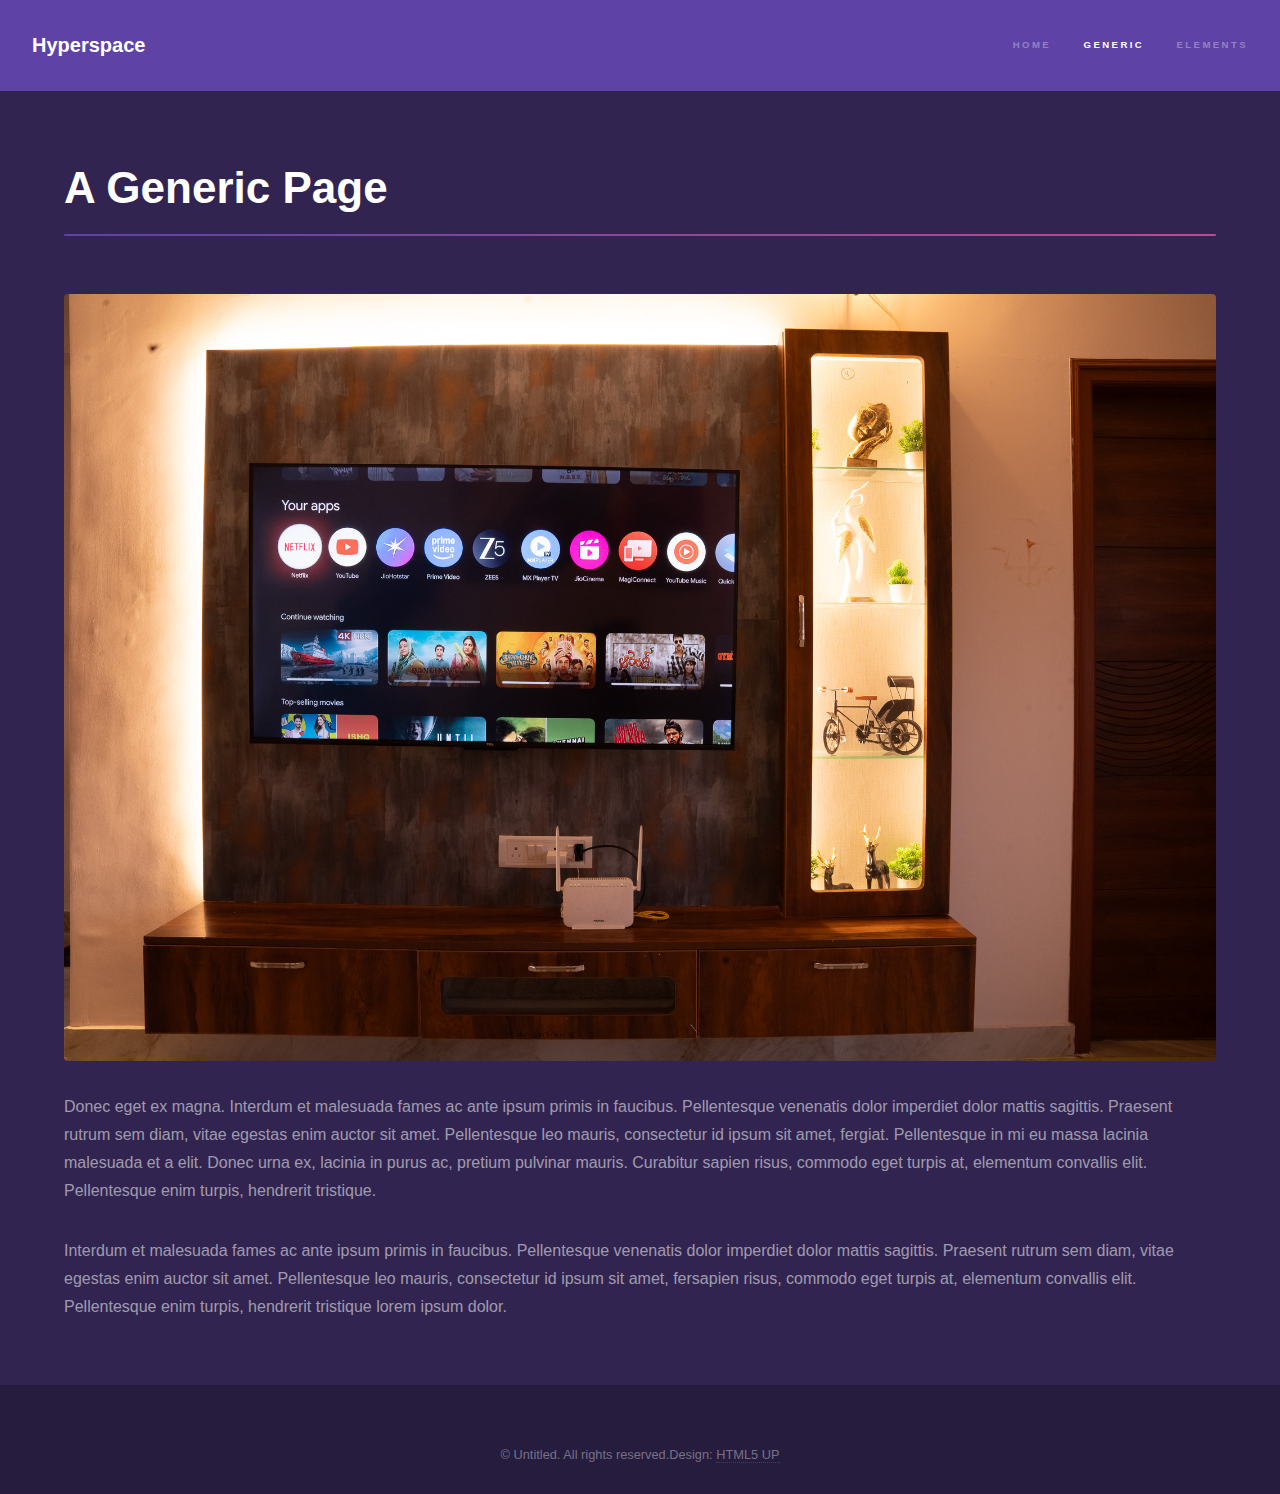
<file: generic.html>
<!DOCTYPE HTML>
<!--
	Hyperspace by HTML5 UP
	html5up.net | @ajlkn
	Free for personal and commercial use under the CCA 3.0 license (html5up.net/license)
-->
<html>
	<head>
		<title>Generic - Hyperspace by HTML5 UP</title>
		<meta charset="utf-8" />
		<meta name="viewport" content="width=device-width, initial-scale=1, user-scalable=no" />
		<link rel="stylesheet" href="assets/css/main.css" />
		<noscript><link rel="stylesheet" href="assets/css/noscript.css" /></noscript>
	</head>
	<body class="is-preload">

		<!-- Header -->
			<header id="header">
				<a href="index.html" class="title">Hyperspace</a>
				<nav>
					<ul>
						<li><a href="index.html">Home</a></li>
						<li><a href="generic.html" class="active">Generic</a></li>
						<li><a href="elements.html">Elements</a></li>
					</ul>
				</nav>
			</header>

		<!-- Wrapper -->
			<div id="wrapper">

				<!-- Main -->
					<section id="main" class="wrapper">
						<div class="inner">
							<h1 class="major">A Generic Page</h1>
							<span class="image fit"><img src="images/pic04.jpg" alt="" /></span>
							<p>Donec eget ex magna. Interdum et malesuada fames ac ante ipsum primis in faucibus. Pellentesque venenatis dolor imperdiet dolor mattis sagittis. Praesent rutrum sem diam, vitae egestas enim auctor sit amet. Pellentesque leo mauris, consectetur id ipsum sit amet, fergiat. Pellentesque in mi eu massa lacinia malesuada et a elit. Donec urna ex, lacinia in purus ac, pretium pulvinar mauris. Curabitur sapien risus, commodo eget turpis at, elementum convallis elit. Pellentesque enim turpis, hendrerit tristique.</p>
							<p>Interdum et malesuada fames ac ante ipsum primis in faucibus. Pellentesque venenatis dolor imperdiet dolor mattis sagittis. Praesent rutrum sem diam, vitae egestas enim auctor sit amet. Pellentesque leo mauris, consectetur id ipsum sit amet, fersapien risus, commodo eget turpis at, elementum convallis elit. Pellentesque enim turpis, hendrerit tristique lorem ipsum dolor.</p>
						</div>
					</section>

			</div>

		<!-- Footer -->
			<footer id="footer" class="wrapper alt">
				<div class="inner">
					<ul class="menu">
						<li>&copy; Untitled. All rights reserved.</li><li>Design: <a href="http://html5up.net">HTML5 UP</a></li>
					</ul>
				</div>
			</footer>

		<!-- Scripts -->
			<script src="assets/js/jquery.min.js"></script>
			<script src="assets/js/jquery.scrollex.min.js"></script>
			<script src="assets/js/jquery.scrolly.min.js"></script>
			<script src="assets/js/browser.min.js"></script>
			<script src="assets/js/breakpoints.min.js"></script>
			<script src="assets/js/util.js"></script>
			<script src="assets/js/main.js"></script>

	</body>
</html>
</file>
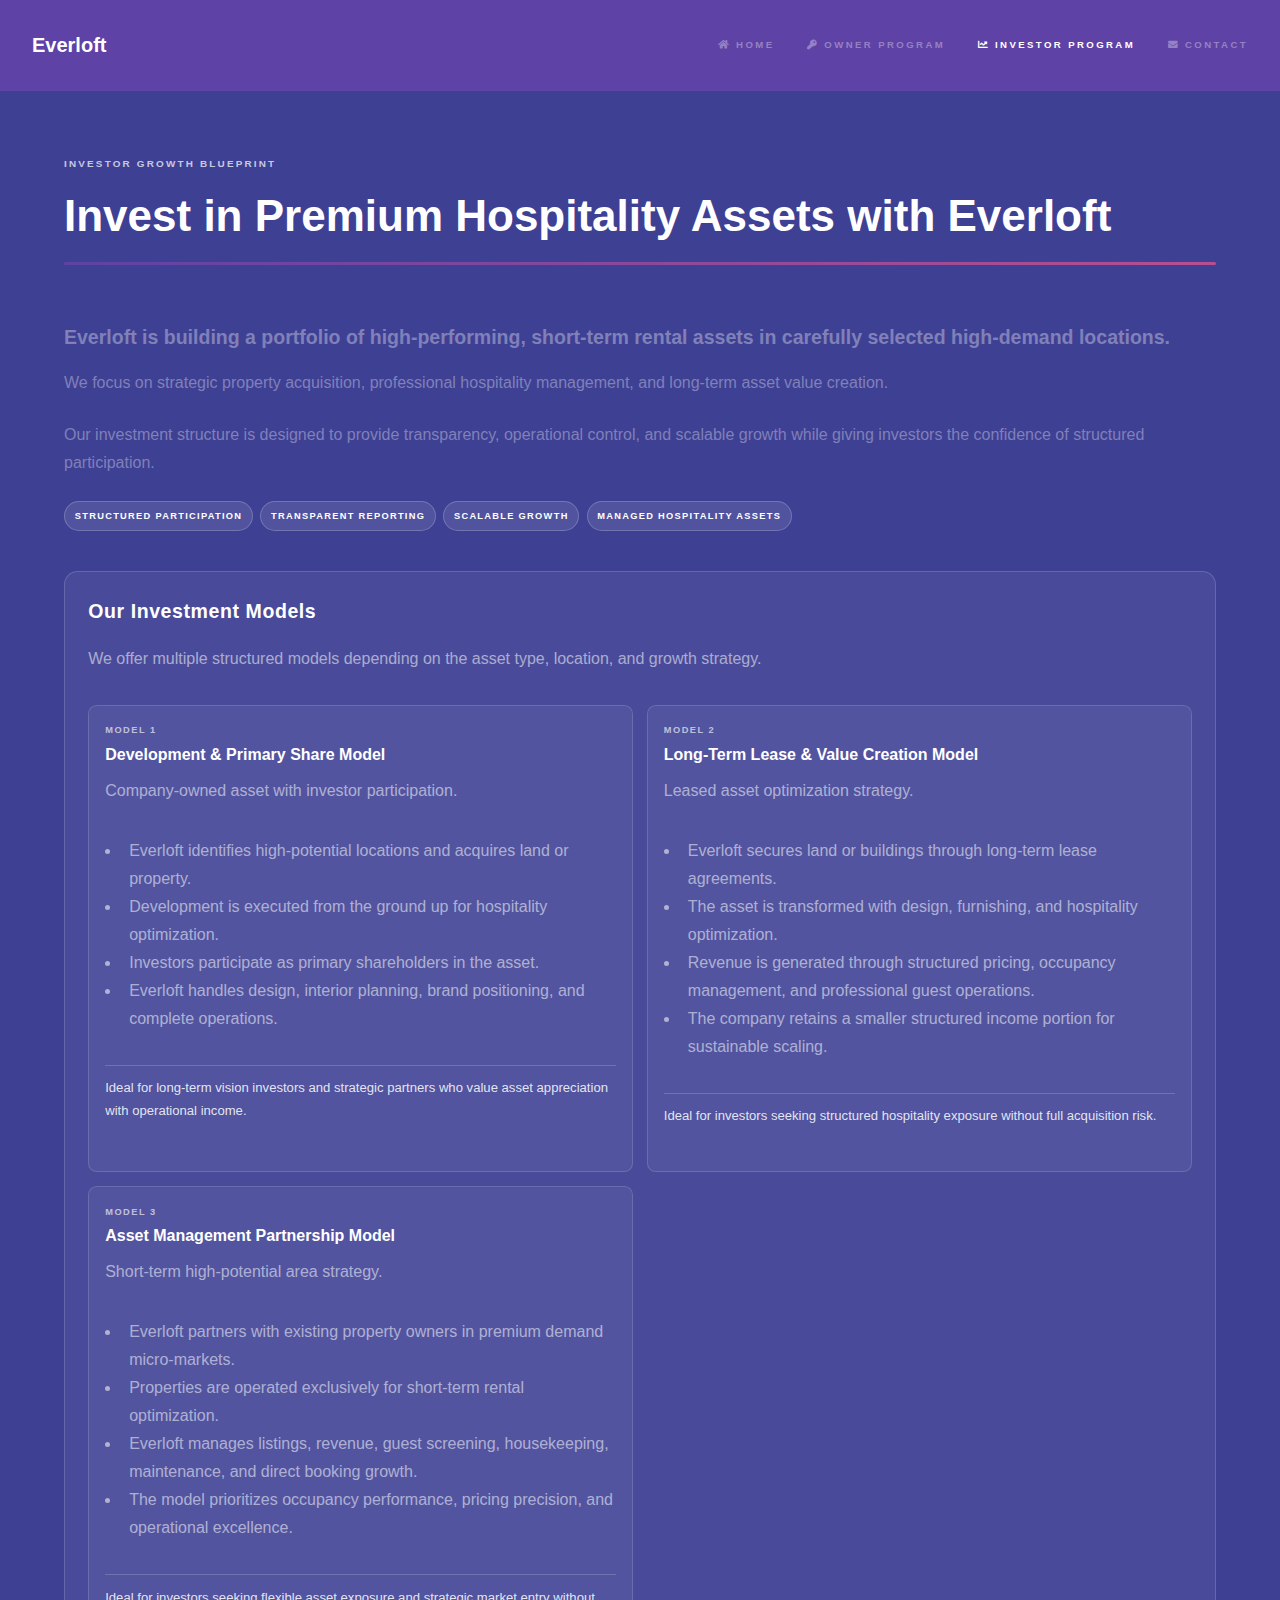
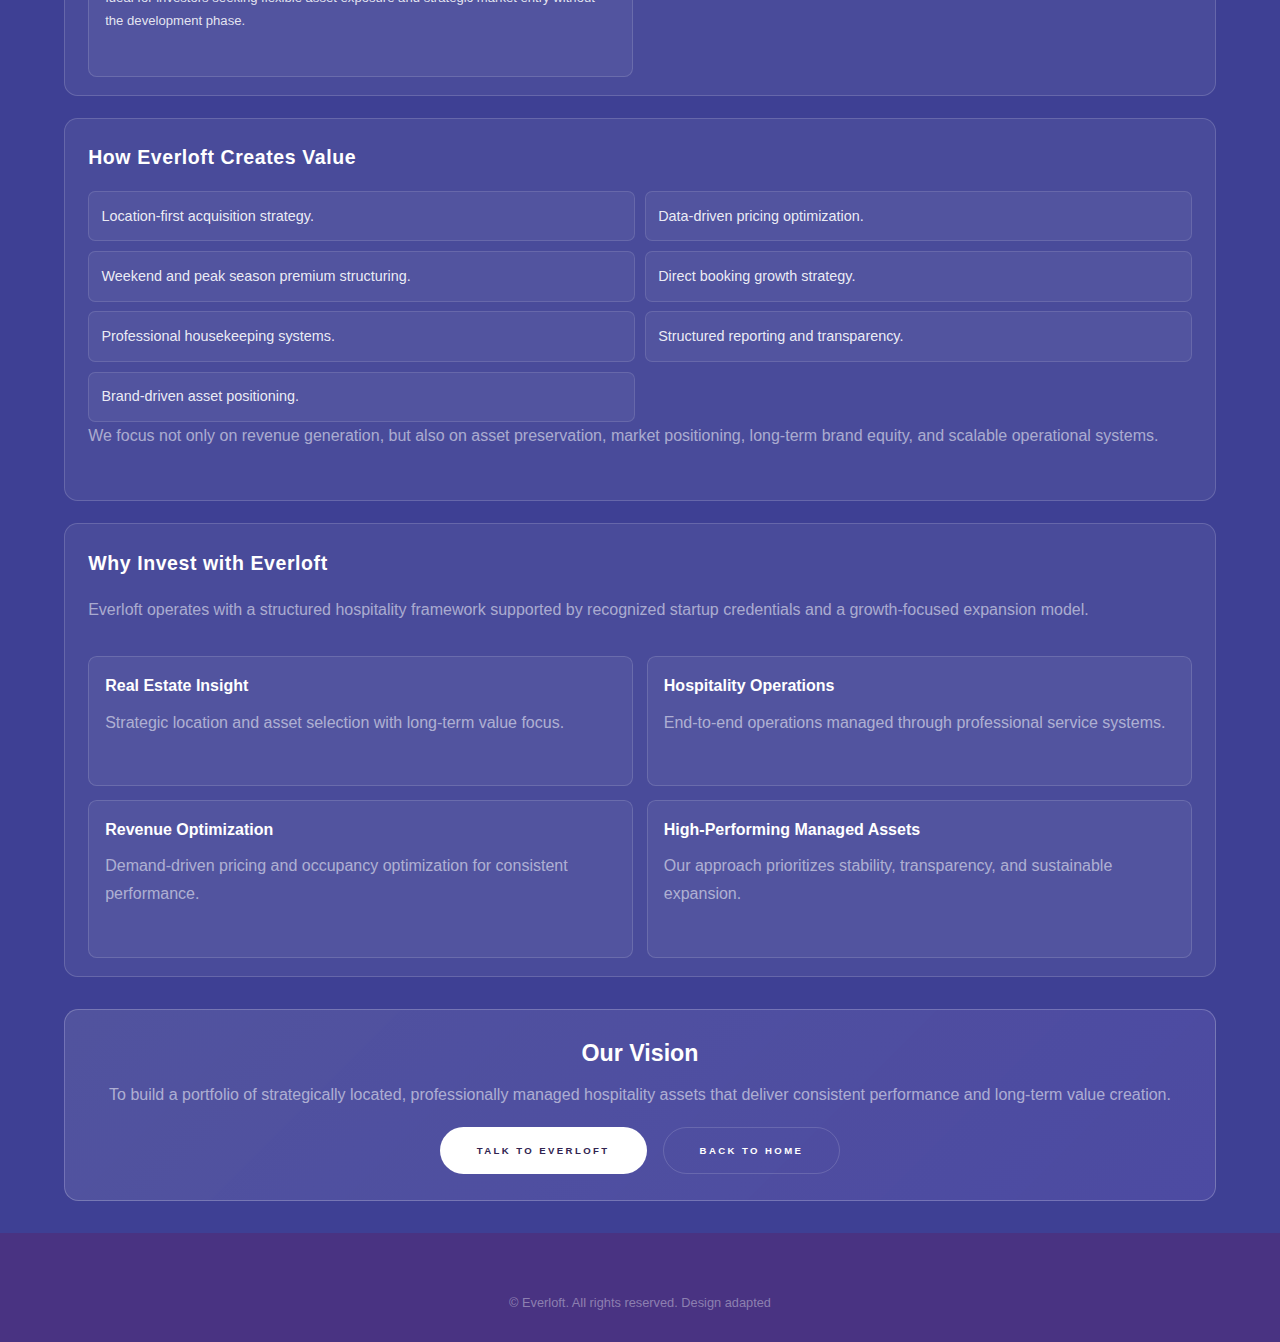
<file: investor-program.html>
<!DOCTYPE HTML>
<!--
	Hyperspace by HTML5 UP
	html5up.net | @ajlkn
	Free for personal and commercial use under the CCA 3.0 license (html5up.net/license)
-->
<html>
	<head>
		<title>Everloft Investor Program | Premium Hospitality Asset Investment</title>
		<meta name="description" content="Invest in premium hospitality assets with Everloft through structured investment models, transparent reporting, and professional operations." />
		<meta charset="utf-8" />
		<meta name="viewport" content="width=device-width, initial-scale=1, user-scalable=no" />
		<link rel="icon" href="favicon.ico" sizes="any" />
		<link rel="icon" type="image/png" sizes="48x48" href="images/favicon.png" />
		<link rel="apple-touch-icon" sizes="180x180" href="images/apple-touch-icon.png" />
		<link rel="manifest" href="site.webmanifest" />
		<meta name="theme-color" content="#312450" />
		<link rel="stylesheet" href="assets/css/main.css" />
		<noscript><link rel="stylesheet" href="assets/css/noscript.css" /></noscript>
	</head>
	<body class="is-preload">

		<!-- Header -->
			<header id="header">
				<a href="index.html" class="title">Everloft</a>
				<nav>
					<ul>
						<li><a href="index.html"><span class="icon solid fa-home" aria-hidden="true"></span> Home</a></li>
						<li><a href="owner-program.html"><span class="icon solid fa-key" aria-hidden="true"></span> Owner Program</a></li>
						<li><a href="investor-program.html" class="active"><span class="icon solid fa-chart-line" aria-hidden="true"></span> Investor Program</a></li>
						<li><a href="index.html#three"><span class="icon solid fa-envelope" aria-hidden="true"></span> Contact</a></li>
					</ul>
				</nav>
			</header>

		<!-- Wrapper -->
			<div id="wrapper">

				<!-- Main -->
					<section id="main" class="wrapper style2-alt">
						<div class="inner everloft-owner-program">
							<header class="everloft-hero">
								<p class="eyebrow">Investor Growth Blueprint</p>
								<h1 class="major">Invest in Premium Hospitality Assets with Everloft</h1>
								<p class="lead">Everloft is building a portfolio of high-performing, short-term rental assets in carefully selected high-demand locations.</p>
								<p>We focus on strategic property acquisition, professional hospitality management, and long-term asset value creation.</p>
								<p>Our investment structure is designed to provide transparency, operational control, and scalable growth while giving investors the confidence of structured participation.</p>
								<ul class="hero-tags">
									<li>Structured Participation</li>
									<li>Transparent Reporting</li>
									<li>Scalable Growth</li>
									<li>Managed Hospitality Assets</li>
								</ul>
							</header>

							<section class="everloft-panel">
								<h2>Our Investment Models</h2>
								<p>We offer multiple structured models depending on the asset type, location, and growth strategy.</p>
								<div class="model-grid">
									<article class="model-card">
										<p class="model-label">Model 1</p>
										<h3>Development &amp; Primary Share Model</h3>
										<p>Company-owned asset with investor participation.</p>
										<ul>
											<li>Everloft identifies high-potential locations and acquires land or property.</li>
											<li>Development is executed from the ground up for hospitality optimization.</li>
											<li>Investors participate as primary shareholders in the asset.</li>
											<li>Everloft handles design, interior planning, brand positioning, and complete operations.</li>
										</ul>
										<p class="model-note">Ideal for long-term vision investors and strategic partners who value asset appreciation with operational income.</p>
									</article>
									<article class="model-card">
										<p class="model-label">Model 2</p>
										<h3>Long-Term Lease &amp; Value Creation Model</h3>
										<p>Leased asset optimization strategy.</p>
										<ul>
											<li>Everloft secures land or buildings through long-term lease agreements.</li>
											<li>The asset is transformed with design, furnishing, and hospitality optimization.</li>
											<li>Revenue is generated through structured pricing, occupancy management, and professional guest operations.</li>
											<li>The company retains a smaller structured income portion for sustainable scaling.</li>
										</ul>
										<p class="model-note">Ideal for investors seeking structured hospitality exposure without full acquisition risk.</p>
									</article>
									<article class="model-card">
										<p class="model-label">Model 3</p>
										<h3>Asset Management Partnership Model</h3>
										<p>Short-term high-potential area strategy.</p>
										<ul>
											<li>Everloft partners with existing property owners in premium demand micro-markets.</li>
											<li>Properties are operated exclusively for short-term rental optimization.</li>
											<li>Everloft manages listings, revenue, guest screening, housekeeping, maintenance, and direct booking growth.</li>
											<li>The model prioritizes occupancy performance, pricing precision, and operational excellence.</li>
										</ul>
										<p class="model-note">Ideal for investors seeking flexible asset exposure and strategic market entry without the development phase.</p>
									</article>
								</div>
							</section>

							<section class="everloft-panel">
								<h2>How Everloft Creates Value</h2>
								<ul class="problem-list">
									<li>Location-first acquisition strategy.</li>
									<li>Data-driven pricing optimization.</li>
									<li>Weekend and peak season premium structuring.</li>
									<li>Direct booking growth strategy.</li>
									<li>Professional housekeeping systems.</li>
									<li>Structured reporting and transparency.</li>
									<li>Brand-driven asset positioning.</li>
								</ul>
								<p>We focus not only on revenue generation, but also on asset preservation, market positioning, long-term brand equity, and scalable operational systems.</p>
							</section>

							<section class="everloft-panel">
								<h2>Why Invest with Everloft</h2>
								<p>Everloft operates with a structured hospitality framework supported by recognized startup credentials and a growth-focused expansion model.</p>
								<div class="metric-grid">
									<article class="metric-card">
										<h3>Real Estate Insight</h3>
										<p>Strategic location and asset selection with long-term value focus.</p>
									</article>
									<article class="metric-card">
										<h3>Hospitality Operations</h3>
										<p>End-to-end operations managed through professional service systems.</p>
									</article>
									<article class="metric-card">
										<h3>Revenue Optimization</h3>
										<p>Demand-driven pricing and occupancy optimization for consistent performance.</p>
									</article>
									<article class="metric-card">
										<h3>High-Performing Managed Assets</h3>
										<p>Our approach prioritizes stability, transparency, and sustainable expansion.</p>
									</article>
								</div>
							</section>

							<section class="everloft-cta">
								<h2>Our Vision</h2>
								<p>To build a portfolio of strategically located, professionally managed hospitality assets that deliver consistent performance and long-term value creation.</p>
								<ul class="actions">
									<li><a href="index.html#three" class="button primary">Talk to Everloft</a></li>
									<li><a href="index.html" class="button">Back to Home</a></li>
								</ul>
							</section>
						</div>
					</section>

			</div>

		<!-- Footer -->
			<footer id="footer" class="wrapper style1-alt">
				<div class="inner">
					<ul class="menu">
						<li>&copy; Everloft. All rights reserved. Design adapted</li>
					</ul>
				</div>
			</footer>

		<!-- Scripts -->
			<script src="assets/js/jquery.min.js"></script>
			<script src="assets/js/jquery.scrollex.min.js"></script>
			<script src="assets/js/jquery.scrolly.min.js"></script>
			<script src="assets/js/browser.min.js"></script>
			<script src="assets/js/breakpoints.min.js"></script>
			<script src="assets/js/util.js"></script>
			<script src="assets/js/main.js"></script>

	</body>
</html>
</file>
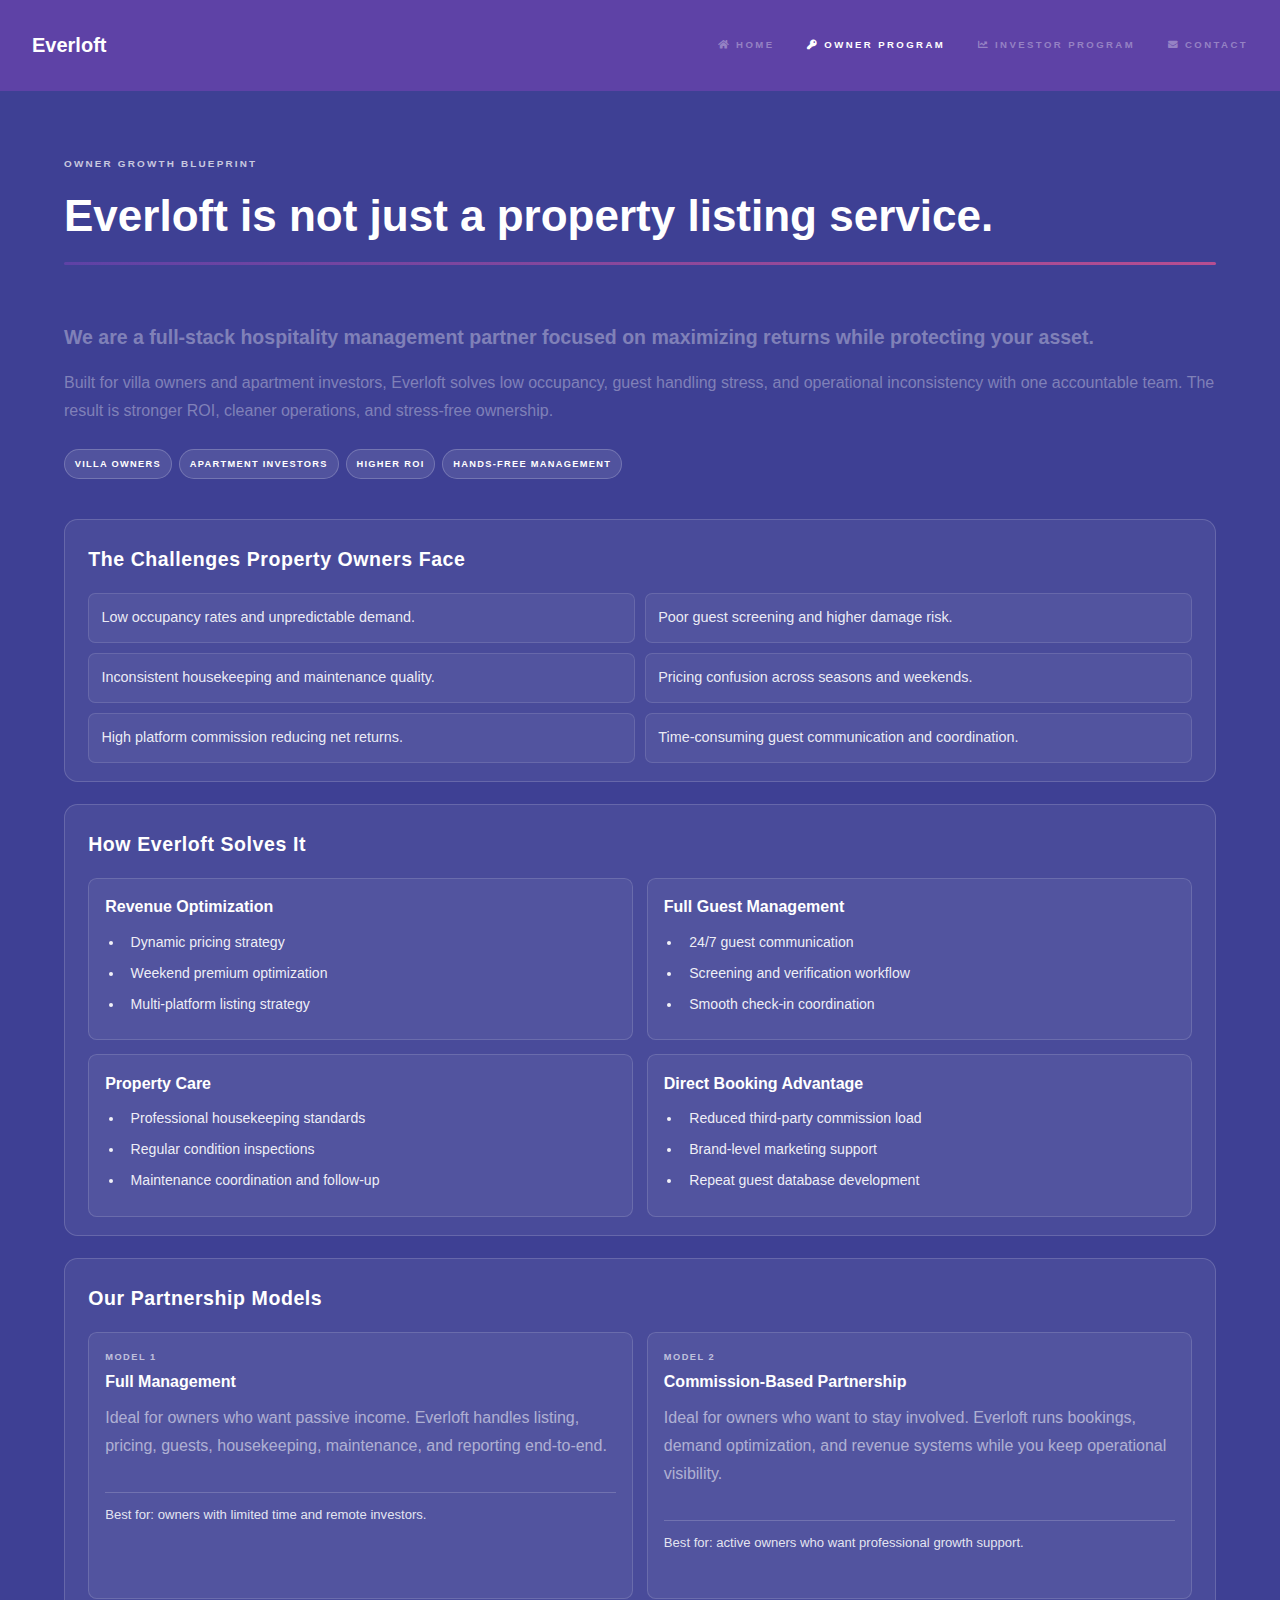
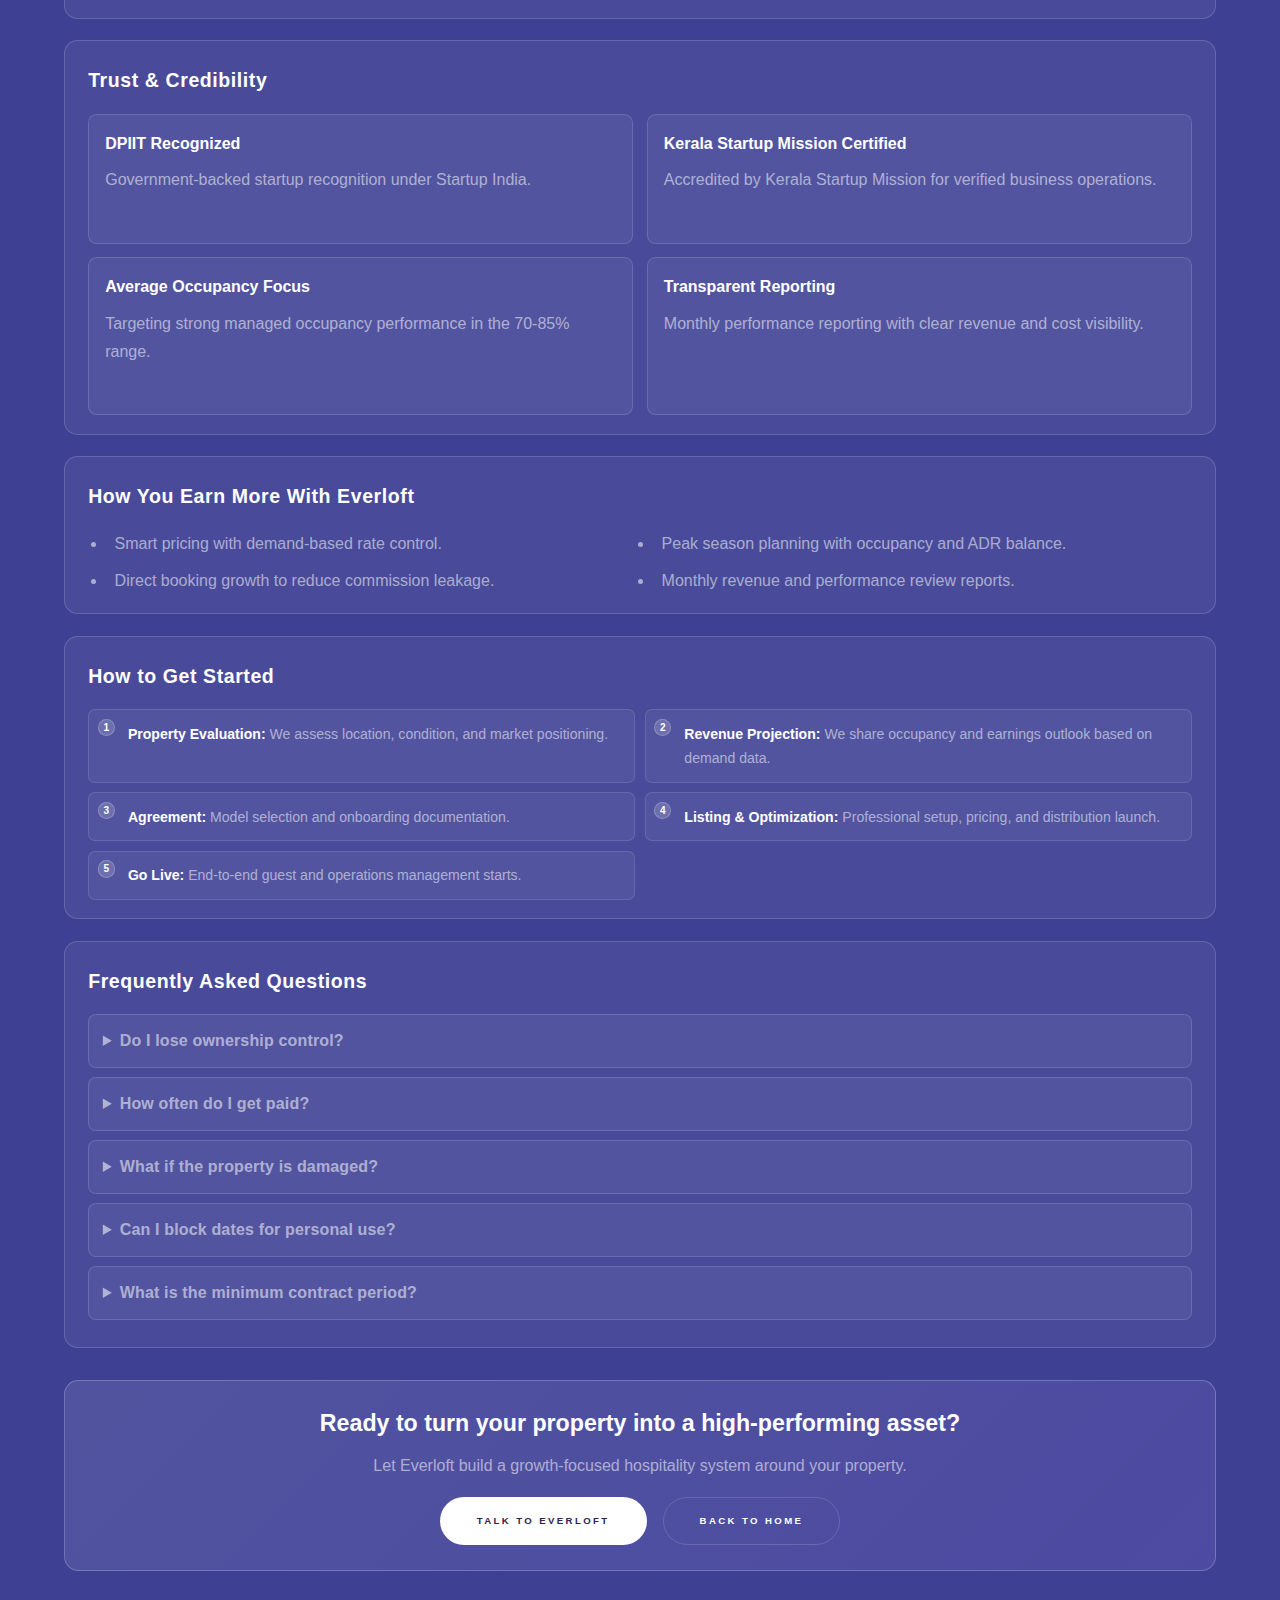
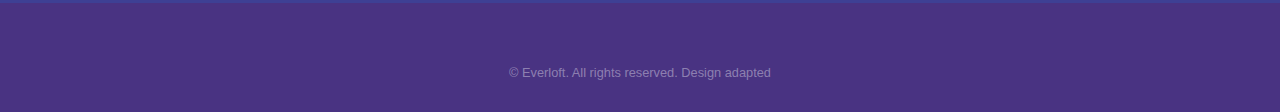
<file: owner-program.html>
<!DOCTYPE HTML>
<!--
	Hyperspace by HTML5 UP
	html5up.net | @ajlkn
	Free for personal and commercial use under the CCA 3.0 license (html5up.net/license)
-->
<html>
	<head>
		<title>Everloft Partner Program | Asset-Led Hospitality Management</title>
		<meta name="description" content="Discover how Everloft helps villa owners and apartment investors increase occupancy, improve guest quality, and grow ROI with full-stack hospitality management." />
		<meta charset="utf-8" />
		<meta name="viewport" content="width=device-width, initial-scale=1, user-scalable=no" />
		<link rel="icon" href="favicon.ico" sizes="any" />
		<link rel="icon" type="image/png" sizes="48x48" href="images/favicon.png" />
		<link rel="apple-touch-icon" sizes="180x180" href="images/apple-touch-icon.png" />
		<link rel="manifest" href="site.webmanifest" />
		<meta name="theme-color" content="#312450" />
		<link rel="stylesheet" href="assets/css/main.css" />
		<noscript><link rel="stylesheet" href="assets/css/noscript.css" /></noscript>
	</head>
	<body class="is-preload">

		<!-- Header -->
			<header id="header">
				<a href="index.html" class="title">Everloft</a>
				<nav>
					<ul>
						<li><a href="index.html"><span class="icon solid fa-home" aria-hidden="true"></span> Home</a></li>
						<li><a href="owner-program.html" class="active"><span class="icon solid fa-key" aria-hidden="true"></span> Owner Program</a></li>
						<li><a href="investor-program.html"><span class="icon solid fa-chart-line" aria-hidden="true"></span> Investor Program</a></li>
						<li><a href="index.html#three"><span class="icon solid fa-envelope" aria-hidden="true"></span> Contact</a></li>
					</ul>
				</nav>
			</header>

		<!-- Wrapper -->
			<div id="wrapper">

				<!-- Main -->
					<section id="main" class="wrapper style2-alt">
						<div class="inner everloft-owner-program">
							<header class="everloft-hero">
								<p class="eyebrow">Owner Growth Blueprint</p>
								<h1 class="major">Everloft is not just a property listing service.</h1>
								<p class="lead">We are a full-stack hospitality management partner focused on maximizing returns while protecting your asset.</p>
								<p>Built for villa owners and apartment investors, Everloft solves low occupancy, guest handling stress, and operational inconsistency with one accountable team. The result is stronger ROI, cleaner operations, and stress-free ownership.</p>
								<ul class="hero-tags">
									<li>Villa Owners</li>
									<li>Apartment Investors</li>
									<li>Higher ROI</li>
									<li>Hands-Free Management</li>
								</ul>
							</header>

							<section class="everloft-panel">
								<h2>The Challenges Property Owners Face</h2>
								<ul class="problem-list">
									<li>Low occupancy rates and unpredictable demand.</li>
									<li>Poor guest screening and higher damage risk.</li>
									<li>Inconsistent housekeeping and maintenance quality.</li>
									<li>Pricing confusion across seasons and weekends.</li>
									<li>High platform commission reducing net returns.</li>
									<li>Time-consuming guest communication and coordination.</li>
								</ul>
							</section>

							<section class="everloft-panel">
								<h2>How Everloft Solves It</h2>
								<div class="solution-grid">
									<article class="solution-card">
										<h3>Revenue Optimization</h3>
										<ul>
											<li>Dynamic pricing strategy</li>
											<li>Weekend premium optimization</li>
											<li>Multi-platform listing strategy</li>
										</ul>
									</article>
									<article class="solution-card">
										<h3>Full Guest Management</h3>
										<ul>
											<li>24/7 guest communication</li>
											<li>Screening and verification workflow</li>
											<li>Smooth check-in coordination</li>
										</ul>
									</article>
									<article class="solution-card">
										<h3>Property Care</h3>
										<ul>
											<li>Professional housekeeping standards</li>
											<li>Regular condition inspections</li>
											<li>Maintenance coordination and follow-up</li>
										</ul>
									</article>
									<article class="solution-card">
										<h3>Direct Booking Advantage</h3>
										<ul>
											<li>Reduced third-party commission load</li>
											<li>Brand-level marketing support</li>
											<li>Repeat guest database development</li>
										</ul>
									</article>
								</div>
							</section>

							<section class="everloft-panel">
								<h2>Our Partnership Models</h2>
								<div class="model-grid">
									<article class="model-card">
										<p class="model-label">Model 1</p>
										<h3>Full Management</h3>
										<p>Ideal for owners who want passive income. Everloft handles listing, pricing, guests, housekeeping, maintenance, and reporting end-to-end.</p>
										<p class="model-note">Best for: owners with limited time and remote investors.</p>
									</article>
									<article class="model-card">
										<p class="model-label">Model 2</p>
										<h3>Commission-Based Partnership</h3>
										<p>Ideal for owners who want to stay involved. Everloft runs bookings, demand optimization, and revenue systems while you keep operational visibility.</p>
										<p class="model-note">Best for: active owners who want professional growth support.</p>
									</article>
								</div>
							</section>

							<section class="everloft-panel">
								<h2>Trust & Credibility</h2>
								<div class="metric-grid">
									<article class="metric-card">
										<h3>DPIIT Recognized</h3>
										<p>Government-backed startup recognition under Startup India.</p>
									</article>
									<article class="metric-card">
										<h3>Kerala Startup Mission Certified</h3>
										<p>Accredited by Kerala Startup Mission for verified business operations.</p>
									</article>
									<article class="metric-card">
										<h3>Average Occupancy Focus</h3>
										<p>Targeting strong managed occupancy performance in the 70-85% range.</p>
									</article>
									<article class="metric-card">
										<h3>Transparent Reporting</h3>
										<p>Monthly performance reporting with clear revenue and cost visibility.</p>
									</article>
								</div>
							</section>

							<section class="everloft-panel">
								<h2>How You Earn More With Everloft</h2>
								<ul class="finance-list">
									<li>Smart pricing with demand-based rate control.</li>
									<li>Peak season planning with occupancy and ADR balance.</li>
									<li>Direct booking growth to reduce commission leakage.</li>
									<li>Monthly revenue and performance review reports.</li>
								</ul>
							</section>

							<section class="everloft-panel">
								<h2>How to Get Started</h2>
								<ol class="step-grid">
									<li><strong>Property Evaluation:</strong> We assess location, condition, and market positioning.</li>
									<li><strong>Revenue Projection:</strong> We share occupancy and earnings outlook based on demand data.</li>
									<li><strong>Agreement:</strong> Model selection and onboarding documentation.</li>
									<li><strong>Listing & Optimization:</strong> Professional setup, pricing, and distribution launch.</li>
									<li><strong>Go Live:</strong> End-to-end guest and operations management starts.</li>
								</ol>
							</section>

							<section class="everloft-panel">
								<h2>Frequently Asked Questions</h2>
								<div class="faq-list">
									<details>
										<summary>Do I lose ownership control?</summary>
										<p>No. You retain full ownership. Everloft manages operations based on the selected collaboration model.</p>
									</details>
									<details>
										<summary>How often do I get paid?</summary>
										<p>Payout cycles are defined in your agreement, with clear monthly reporting and transparent reconciliations.</p>
									</details>
									<details>
										<summary>What if the property is damaged?</summary>
										<p>Guest verification, security processes, and escalation workflows are used to reduce risk and address incidents quickly.</p>
									</details>
									<details>
										<summary>Can I block dates for personal use?</summary>
										<p>Yes. Owner-block dates can be pre-planned so personal use remains flexible and conflict-free.</p>
									</details>
									<details>
										<summary>What is the minimum contract period?</summary>
										<p>Contract terms vary by model and property profile. We share this clearly during onboarding.</p>
									</details>
								</div>
							</section>

							<section class="everloft-cta">
								<h2>Ready to turn your property into a high-performing asset?</h2>
								<p>Let Everloft build a growth-focused hospitality system around your property.</p>
								<ul class="actions">
									<li><a href="index.html#three" class="button primary">Talk to Everloft</a></li>
									<li><a href="index.html" class="button">Back to Home</a></li>
								</ul>
							</section>
						</div>
					</section>

			</div>

		<!-- Footer -->
			<footer id="footer" class="wrapper style1-alt">
				<div class="inner">
					<ul class="menu">
						<li>&copy; Everloft. All rights reserved. Design adapted</li>
					</ul>
				</div>
			</footer>

		<!-- Scripts -->
			<script src="assets/js/jquery.min.js"></script>
			<script src="assets/js/jquery.scrollex.min.js"></script>
			<script src="assets/js/jquery.scrolly.min.js"></script>
			<script src="assets/js/browser.min.js"></script>
			<script src="assets/js/breakpoints.min.js"></script>
			<script src="assets/js/util.js"></script>
			<script src="assets/js/main.js"></script>

	</body>
</html>
</file>
<file: assets/css/noscript.css>
/*
	Hyperspace by HTML5 UP
	html5up.net | @ajlkn
	Free for personal and commercial use under the CCA 3.0 license (html5up.net/license)
*/

/* Spotlights */

	.spotlights > section > .image:before {
		opacity: 0 !important;
	}

	.spotlights > section > .content > .inner {
		-moz-transform: none !important;
		-webkit-transform: none !important;
		-ms-transform: none !important;
		transform: none !important;
		opacity: 1 !important;
	}

/* Wrapper */

	.wrapper > .inner {
		opacity: 1 !important;
		-moz-transform: none !important;
		-webkit-transform: none !important;
		-ms-transform: none !important;
		transform: none !important;
	}

/* Sidebar */

	#sidebar > .inner {
		opacity: 1 !important;
	}

	#sidebar nav > ul > li {
		-moz-transform: none !important;
		-webkit-transform: none !important;
		-ms-transform: none !important;
		transform: none !important;
		opacity: 1 !important;
	}
</file>
<file: assets/css/main.css>
@import url(fontawesome-all.min.css);

/*
	Hyperspace by HTML5 UP
	html5up.net | @ajlkn
	Free for personal and commercial use under the CCA 3.0 license (html5up.net/license)
*/

html, body, div, span, applet, object,
iframe, h1, h2, h3, h4, h5, h6, p, blockquote,
pre, a, abbr, acronym, address, big, cite,
code, del, dfn, em, img, ins, kbd, q, s, samp,
small, strike, strong, sub, sup, tt, var, b,
u, i, center, dl, dt, dd, ol, ul, li, fieldset,
form, label, legend, table, caption, tbody,
tfoot, thead, tr, th, td, article, aside,
canvas, details, embed, figure, figcaption,
footer, header, hgroup, menu, nav, output, ruby,
section, summary, time, mark, audio, video {
	margin: 0;
	padding: 0;
	border: 0;
	font-size: 100%;
	font: inherit;
	vertical-align: baseline;}

article, aside, details, figcaption, figure,
footer, header, hgroup, menu, nav, section {
	display: block;}

body {
	line-height: 1;
}

ol, ul {
	list-style: none;
}

blockquote, q {
	quotes: none;
}

	blockquote:before, blockquote:after, q:before, q:after {
		content: '';
		content: none;
	}

table {
	border-collapse: collapse;
	border-spacing: 0;
}

body {
	-webkit-text-size-adjust: none;
}

mark {
	background-color: transparent;
	color: inherit;
}

input::-moz-focus-inner {
	border: 0;
	padding: 0;
}

input, select, textarea {
	-moz-appearance: none;
	-webkit-appearance: none;
	-ms-appearance: none;
	appearance: none;
}

/* Basic */

	@-ms-viewport {
		width: device-width;
	}

	body {
		-ms-overflow-style: scrollbar;
	}

	@media screen and (max-width: 480px) {

		html, body {
			min-width: 320px;
		}

	}

	html {
		box-sizing: border-box;
	}

	*, *:before, *:after {
		box-sizing: inherit;
	}

	body {
		background: #312450;
	}

		body.is-preload *, body.is-preload *:before, body.is-preload *:after {
			-moz-animation: none !important;
			-webkit-animation: none !important;
			-ms-animation: none !important;
			animation: none !important;
			-moz-transition: none !important;
			-webkit-transition: none !important;
			-ms-transition: none !important;
			transition: none !important;
		}

/* Type */

	body, input, select, textarea {
		color: rgba(255, 255, 255, 0.55);
		font-family: Arial, Helvetica, sans-serif;
		font-size: 16.5pt;
		font-weight: normal;
		line-height: 1.75;
	}

		@media screen and (max-width: 1680px) {

			body, input, select, textarea {
				font-size: 13pt;
			}

		}

		@media screen and (max-width: 1280px) {

			body, input, select, textarea {
				font-size: 12pt;
			}

		}

		@media screen and (max-width: 360px) {

			body, input, select, textarea {
				font-size: 11pt;
			}

		}

	a {
		-moz-transition: color 0.2s ease, border-bottom-color 0.2s ease;
		-webkit-transition: color 0.2s ease, border-bottom-color 0.2s ease;
		-ms-transition: color 0.2s ease, border-bottom-color 0.2s ease;
		transition: color 0.2s ease, border-bottom-color 0.2s ease;
		border-bottom: dotted 1px rgba(255, 255, 255, 0.35);
		color: inherit;
		text-decoration: none;
	}

		a:hover {
			border-bottom-color: transparent;
			color: #ffffff;
		}

	strong, b {
		color: #ffffff;
		font-weight: bold;
	}

	em, i {
		font-style: italic;
	}

	p {
		margin: 0 0 2em 0;
	}

	h1, h2, h3, h4, h5, h6 {
		color: #ffffff;
		font-weight: bold;
		line-height: 1.5;
		margin: 0 0 0.5em 0;
	}

		h1 a, h2 a, h3 a, h4 a, h5 a, h6 a {
			color: inherit;
			text-decoration: none;
		}

	h1 {
		font-size: 2.75em;
	}

		h1.major {
			margin: 0 0 1.3em 0;
			position: relative;
			padding-bottom: 0.35em;
		}

			h1.major:after {
				background-image: -moz-linear-gradient(to right, #5e42a6, #b74e91);
				background-image: -webkit-linear-gradient(to right, #5e42a6, #b74e91);
				background-image: -ms-linear-gradient(to right, #5e42a6, #b74e91);
				background-image: linear-gradient(to right, #5e42a6, #b74e91);
				-moz-transition: max-width 0.2s ease;
				-webkit-transition: max-width 0.2s ease;
				-ms-transition: max-width 0.2s ease;
				transition: max-width 0.2s ease;
				border-radius: 0.2em;
				bottom: 0;
				content: '';
				height: 0.05em;
				position: absolute;
				right: 0;
				width: 100%;
			}

	h2 {
		font-size: 1.75em;
	}

	h3 {
		font-size: 1.1em;
	}

	h4 {
		font-size: 1em;
	}

	h5 {
		font-size: 0.8em;
	}

	h6 {
		font-size: 0.6em;
	}

	@media screen and (max-width: 736px) {

		h1 {
			font-size: 2em;
		}

		h2 {
			font-size: 1.25em;
		}

		h3 {
			font-size: 1em;
		}

		h4 {
			font-size: 0.8em;
		}

		h5 {
			font-size: 0.6em;
		}

		h6 {
			font-size: 0.6em;
		}

	}

	sub {
		font-size: 0.8em;
		position: relative;
		top: 0.5em;
	}

	sup {
		font-size: 0.8em;
		position: relative;
		top: -0.5em;
	}

	blockquote {
		border-left: solid 4px rgba(255, 255, 255, 0.15);
		font-style: italic;
		margin: 0 0 2em 0;
		padding: 0.5em 0 0.5em 2em;
	}

	code {
		background: rgba(255, 255, 255, 0.05);
		border-radius: 0.25em;
		border: solid 1px rgba(255, 255, 255, 0.15);
		font-family: "Courier New", monospace;
		font-size: 0.9em;
		margin: 0 0.25em;
		padding: 0.25em 0.65em;
	}

	pre {
		-webkit-overflow-scrolling: touch;
		font-family: "Courier New", monospace;
		font-size: 0.9em;
		margin: 0 0 2em 0;
	}

		pre code {
			display: block;
			line-height: 1.75em;
			padding: 1em 1.5em;
			overflow-x: auto;
		}

	hr {
		border: 0;
		border-bottom: solid 1px rgba(255, 255, 255, 0.15);
		margin: 2em 0;
	}

		hr.major {
			margin: 3em 0;
		}

	.align-left {
		text-align: left;
	}

	.align-center {
		text-align: center;
	}

	.align-right {
		text-align: right;
	}

/* Row */

	.row {
		display: flex;
		flex-wrap: wrap;
		box-sizing: border-box;
		align-items: stretch;
	}

		.row > * {
			box-sizing: border-box;
		}

		.row.gtr-uniform > * > :last-child {
			margin-bottom: 0;
		}

		.row.aln-left {
			justify-content: flex-start;
		}

		.row.aln-center {
			justify-content: center;
		}

		.row.aln-right {
			justify-content: flex-end;
		}

		.row.aln-top {
			align-items: flex-start;
		}

		.row.aln-middle {
			align-items: center;
		}

		.row.aln-bottom {
			align-items: flex-end;
		}

		.row > .imp {
			order: -1;
		}

		.row > .col-1 {
			width: 8.33333%;
		}

		.row > .off-1 {
			margin-left: 8.33333%;
		}

		.row > .col-2 {
			width: 16.66667%;
		}

		.row > .off-2 {
			margin-left: 16.66667%;
		}

		.row > .col-3 {
			width: 25%;
		}

		.row > .off-3 {
			margin-left: 25%;
		}

		.row > .col-4 {
			width: 33.33333%;
		}

		.row > .off-4 {
			margin-left: 33.33333%;
		}

		.row > .col-5 {
			width: 41.66667%;
		}

		.row > .off-5 {
			margin-left: 41.66667%;
		}

		.row > .col-6 {
			width: 50%;
		}

		.row > .off-6 {
			margin-left: 50%;
		}

		.row > .col-7 {
			width: 58.33333%;
		}

		.row > .off-7 {
			margin-left: 58.33333%;
		}

		.row > .col-8 {
			width: 66.66667%;
		}

		.row > .off-8 {
			margin-left: 66.66667%;
		}

		.row > .col-9 {
			width: 75%;
		}

		.row > .off-9 {
			margin-left: 75%;
		}

		.row > .col-10 {
			width: 83.33333%;
		}

		.row > .off-10 {
			margin-left: 83.33333%;
		}

		.row > .col-11 {
			width: 91.66667%;
		}

		.row > .off-11 {
			margin-left: 91.66667%;
		}

		.row > .col-12 {
			width: 100%;
		}

		.row > .off-12 {
			margin-left: 100%;
		}

		.row.gtr-0 {
			margin-top: 0;
			margin-left: 0em;
		}

			.row.gtr-0 > * {
				padding: 0 0 0 0em;
			}

			.row.gtr-0.gtr-uniform {
				margin-top: 0em;
			}

				.row.gtr-0.gtr-uniform > * {
					padding-top: 0em;
				}

		.row.gtr-25 {
			margin-top: 0;
			margin-left: -0.375em;
		}

			.row.gtr-25 > * {
				padding: 0 0 0 0.375em;
			}

			.row.gtr-25.gtr-uniform {
				margin-top: -0.375em;
			}

				.row.gtr-25.gtr-uniform > * {
					padding-top: 0.375em;
				}

		.row.gtr-50 {
			margin-top: 0;
			margin-left: -0.75em;
		}

			.row.gtr-50 > * {
				padding: 0 0 0 0.75em;
			}

			.row.gtr-50.gtr-uniform {
				margin-top: -0.75em;
			}

				.row.gtr-50.gtr-uniform > * {
					padding-top: 0.75em;
				}

		.row {
			margin-top: 0;
			margin-left: -1.5em;
		}

			.row > * {
				padding: 0 0 0 1.5em;
			}

			.row.gtr-uniform {
				margin-top: -1.5em;
			}

				.row.gtr-uniform > * {
					padding-top: 1.5em;
				}

		.row.gtr-150 {
			margin-top: 0;
			margin-left: -2.25em;
		}

			.row.gtr-150 > * {
				padding: 0 0 0 2.25em;
			}

			.row.gtr-150.gtr-uniform {
				margin-top: -2.25em;
			}

				.row.gtr-150.gtr-uniform > * {
					padding-top: 2.25em;
				}

		.row.gtr-200 {
			margin-top: 0;
			margin-left: -3em;
		}

			.row.gtr-200 > * {
				padding: 0 0 0 3em;
			}

			.row.gtr-200.gtr-uniform {
				margin-top: -3em;
			}

				.row.gtr-200.gtr-uniform > * {
					padding-top: 3em;
				}

		@media screen and (max-width: 1680px) {

			.row {
				display: flex;
				flex-wrap: wrap;
				box-sizing: border-box;
				align-items: stretch;
			}

				.row > * {
					box-sizing: border-box;
				}

				.row.gtr-uniform > * > :last-child {
					margin-bottom: 0;
				}

				.row.aln-left {
					justify-content: flex-start;
				}

				.row.aln-center {
					justify-content: center;
				}

				.row.aln-right {
					justify-content: flex-end;
				}

				.row.aln-top {
					align-items: flex-start;
				}

				.row.aln-middle {
					align-items: center;
				}

				.row.aln-bottom {
					align-items: flex-end;
				}

				.row > .imp-xlarge {
					order: -1;
				}

				.row > .col-1-xlarge {
					width: 8.33333%;
				}

				.row > .off-1-xlarge {
					margin-left: 8.33333%;
				}

				.row > .col-2-xlarge {
					width: 16.66667%;
				}

				.row > .off-2-xlarge {
					margin-left: 16.66667%;
				}

				.row > .col-3-xlarge {
					width: 25%;
				}

				.row > .off-3-xlarge {
					margin-left: 25%;
				}

				.row > .col-4-xlarge {
					width: 33.33333%;
				}

				.row > .off-4-xlarge {
					margin-left: 33.33333%;
				}

				.row > .col-5-xlarge {
					width: 41.66667%;
				}

				.row > .off-5-xlarge {
					margin-left: 41.66667%;
				}

				.row > .col-6-xlarge {
					width: 50%;
				}

				.row > .off-6-xlarge {
					margin-left: 50%;
				}

				.row > .col-7-xlarge {
					width: 58.33333%;
				}

				.row > .off-7-xlarge {
					margin-left: 58.33333%;
				}

				.row > .col-8-xlarge {
					width: 66.66667%;
				}

				.row > .off-8-xlarge {
					margin-left: 66.66667%;
				}

				.row > .col-9-xlarge {
					width: 75%;
				}

				.row > .off-9-xlarge {
					margin-left: 75%;
				}

				.row > .col-10-xlarge {
					width: 83.33333%;
				}

				.row > .off-10-xlarge {
					margin-left: 83.33333%;
				}

				.row > .col-11-xlarge {
					width: 91.66667%;
				}

				.row > .off-11-xlarge {
					margin-left: 91.66667%;
				}

				.row > .col-12-xlarge {
					width: 100%;
				}

				.row > .off-12-xlarge {
					margin-left: 100%;
				}

				.row.gtr-0 {
					margin-top: 0;
					margin-left: 0em;
				}

					.row.gtr-0 > * {
						padding: 0 0 0 0em;
					}

					.row.gtr-0.gtr-uniform {
						margin-top: 0em;
					}

						.row.gtr-0.gtr-uniform > * {
							padding-top: 0em;
						}

				.row.gtr-25 {
					margin-top: 0;
					margin-left: -0.375em;
				}

					.row.gtr-25 > * {
						padding: 0 0 0 0.375em;
					}

					.row.gtr-25.gtr-uniform {
						margin-top: -0.375em;
					}

						.row.gtr-25.gtr-uniform > * {
							padding-top: 0.375em;
						}

				.row.gtr-50 {
					margin-top: 0;
					margin-left: -0.75em;
				}

					.row.gtr-50 > * {
						padding: 0 0 0 0.75em;
					}

					.row.gtr-50.gtr-uniform {
						margin-top: -0.75em;
					}

						.row.gtr-50.gtr-uniform > * {
							padding-top: 0.75em;
						}

				.row {
					margin-top: 0;
					margin-left: -1.5em;
				}

					.row > * {
						padding: 0 0 0 1.5em;
					}

					.row.gtr-uniform {
						margin-top: -1.5em;
					}

						.row.gtr-uniform > * {
							padding-top: 1.5em;
						}

				.row.gtr-150 {
					margin-top: 0;
					margin-left: -2.25em;
				}

					.row.gtr-150 > * {
						padding: 0 0 0 2.25em;
					}

					.row.gtr-150.gtr-uniform {
						margin-top: -2.25em;
					}

						.row.gtr-150.gtr-uniform > * {
							padding-top: 2.25em;
						}

				.row.gtr-200 {
					margin-top: 0;
					margin-left: -3em;
				}

					.row.gtr-200 > * {
						padding: 0 0 0 3em;
					}

					.row.gtr-200.gtr-uniform {
						margin-top: -3em;
					}

						.row.gtr-200.gtr-uniform > * {
							padding-top: 3em;
						}

		}

		@media screen and (max-width: 1280px) {

			.row {
				display: flex;
				flex-wrap: wrap;
				box-sizing: border-box;
				align-items: stretch;
			}

				.row > * {
					box-sizing: border-box;
				}

				.row.gtr-uniform > * > :last-child {
					margin-bottom: 0;
				}

				.row.aln-left {
					justify-content: flex-start;
				}

				.row.aln-center {
					justify-content: center;
				}

				.row.aln-right {
					justify-content: flex-end;
				}

				.row.aln-top {
					align-items: flex-start;
				}

				.row.aln-middle {
					align-items: center;
				}

				.row.aln-bottom {
					align-items: flex-end;
				}

				.row > .imp-large {
					order: -1;
				}

				.row > .col-1-large {
					width: 8.33333%;
				}

				.row > .off-1-large {
					margin-left: 8.33333%;
				}

				.row > .col-2-large {
					width: 16.66667%;
				}

				.row > .off-2-large {
					margin-left: 16.66667%;
				}

				.row > .col-3-large {
					width: 25%;
				}

				.row > .off-3-large {
					margin-left: 25%;
				}

				.row > .col-4-large {
					width: 33.33333%;
				}

				.row > .off-4-large {
					margin-left: 33.33333%;
				}

				.row > .col-5-large {
					width: 41.66667%;
				}

				.row > .off-5-large {
					margin-left: 41.66667%;
				}

				.row > .col-6-large {
					width: 50%;
				}

				.row > .off-6-large {
					margin-left: 50%;
				}

				.row > .col-7-large {
					width: 58.33333%;
				}

				.row > .off-7-large {
					margin-left: 58.33333%;
				}

				.row > .col-8-large {
					width: 66.66667%;
				}

				.row > .off-8-large {
					margin-left: 66.66667%;
				}

				.row > .col-9-large {
					width: 75%;
				}

				.row > .off-9-large {
					margin-left: 75%;
				}

				.row > .col-10-large {
					width: 83.33333%;
				}

				.row > .off-10-large {
					margin-left: 83.33333%;
				}

				.row > .col-11-large {
					width: 91.66667%;
				}

				.row > .off-11-large {
					margin-left: 91.66667%;
				}

				.row > .col-12-large {
					width: 100%;
				}

				.row > .off-12-large {
					margin-left: 100%;
				}

				.row.gtr-0 {
					margin-top: 0;
					margin-left: 0em;
				}

					.row.gtr-0 > * {
						padding: 0 0 0 0em;
					}

					.row.gtr-0.gtr-uniform {
						margin-top: 0em;
					}

						.row.gtr-0.gtr-uniform > * {
							padding-top: 0em;
						}

				.row.gtr-25 {
					margin-top: 0;
					margin-left: -0.375em;
				}

					.row.gtr-25 > * {
						padding: 0 0 0 0.375em;
					}

					.row.gtr-25.gtr-uniform {
						margin-top: -0.375em;
					}

						.row.gtr-25.gtr-uniform > * {
							padding-top: 0.375em;
						}

				.row.gtr-50 {
					margin-top: 0;
					margin-left: -0.75em;
				}

					.row.gtr-50 > * {
						padding: 0 0 0 0.75em;
					}

					.row.gtr-50.gtr-uniform {
						margin-top: -0.75em;
					}

						.row.gtr-50.gtr-uniform > * {
							padding-top: 0.75em;
						}

				.row {
					margin-top: 0;
					margin-left: -1.5em;
				}

					.row > * {
						padding: 0 0 0 1.5em;
					}

					.row.gtr-uniform {
						margin-top: -1.5em;
					}

						.row.gtr-uniform > * {
							padding-top: 1.5em;
						}

				.row.gtr-150 {
					margin-top: 0;
					margin-left: -2.25em;
				}

					.row.gtr-150 > * {
						padding: 0 0 0 2.25em;
					}

					.row.gtr-150.gtr-uniform {
						margin-top: -2.25em;
					}

						.row.gtr-150.gtr-uniform > * {
							padding-top: 2.25em;
						}

				.row.gtr-200 {
					margin-top: 0;
					margin-left: -3em;
				}

					.row.gtr-200 > * {
						padding: 0 0 0 3em;
					}

					.row.gtr-200.gtr-uniform {
						margin-top: -3em;
					}

						.row.gtr-200.gtr-uniform > * {
							padding-top: 3em;
						}

		}

		@media screen and (max-width: 980px) {

			.row {
				display: flex;
				flex-wrap: wrap;
				box-sizing: border-box;
				align-items: stretch;
			}

				.row > * {
					box-sizing: border-box;
				}

				.row.gtr-uniform > * > :last-child {
					margin-bottom: 0;
				}

				.row.aln-left {
					justify-content: flex-start;
				}

				.row.aln-center {
					justify-content: center;
				}

				.row.aln-right {
					justify-content: flex-end;
				}

				.row.aln-top {
					align-items: flex-start;
				}

				.row.aln-middle {
					align-items: center;
				}

				.row.aln-bottom {
					align-items: flex-end;
				}

				.row > .imp-medium {
					order: -1;
				}

				.row > .col-1-medium {
					width: 8.33333%;
				}

				.row > .off-1-medium {
					margin-left: 8.33333%;
				}

				.row > .col-2-medium {
					width: 16.66667%;
				}

				.row > .off-2-medium {
					margin-left: 16.66667%;
				}

				.row > .col-3-medium {
					width: 25%;
				}

				.row > .off-3-medium {
					margin-left: 25%;
				}

				.row > .col-4-medium {
					width: 33.33333%;
				}

				.row > .off-4-medium {
					margin-left: 33.33333%;
				}

				.row > .col-5-medium {
					width: 41.66667%;
				}

				.row > .off-5-medium {
					margin-left: 41.66667%;
				}

				.row > .col-6-medium {
					width: 50%;
				}

				.row > .off-6-medium {
					margin-left: 50%;
				}

				.row > .col-7-medium {
					width: 58.33333%;
				}

				.row > .off-7-medium {
					margin-left: 58.33333%;
				}

				.row > .col-8-medium {
					width: 66.66667%;
				}

				.row > .off-8-medium {
					margin-left: 66.66667%;
				}

				.row > .col-9-medium {
					width: 75%;
				}

				.row > .off-9-medium {
					margin-left: 75%;
				}

				.row > .col-10-medium {
					width: 83.33333%;
				}

				.row > .off-10-medium {
					margin-left: 83.33333%;
				}

				.row > .col-11-medium {
					width: 91.66667%;
				}

				.row > .off-11-medium {
					margin-left: 91.66667%;
				}

				.row > .col-12-medium {
					width: 100%;
				}

				.row > .off-12-medium {
					margin-left: 100%;
				}

				.row.gtr-0 {
					margin-top: 0;
					margin-left: 0em;
				}

					.row.gtr-0 > * {
						padding: 0 0 0 0em;
					}

					.row.gtr-0.gtr-uniform {
						margin-top: 0em;
					}

						.row.gtr-0.gtr-uniform > * {
							padding-top: 0em;
						}

				.row.gtr-25 {
					margin-top: 0;
					margin-left: -0.375em;
				}

					.row.gtr-25 > * {
						padding: 0 0 0 0.375em;
					}

					.row.gtr-25.gtr-uniform {
						margin-top: -0.375em;
					}

						.row.gtr-25.gtr-uniform > * {
							padding-top: 0.375em;
						}

				.row.gtr-50 {
					margin-top: 0;
					margin-left: -0.75em;
				}

					.row.gtr-50 > * {
						padding: 0 0 0 0.75em;
					}

					.row.gtr-50.gtr-uniform {
						margin-top: -0.75em;
					}

						.row.gtr-50.gtr-uniform > * {
							padding-top: 0.75em;
						}

				.row {
					margin-top: 0;
					margin-left: -1.5em;
				}

					.row > * {
						padding: 0 0 0 1.5em;
					}

					.row.gtr-uniform {
						margin-top: -1.5em;
					}

						.row.gtr-uniform > * {
							padding-top: 1.5em;
						}

				.row.gtr-150 {
					margin-top: 0;
					margin-left: -2.25em;
				}

					.row.gtr-150 > * {
						padding: 0 0 0 2.25em;
					}

					.row.gtr-150.gtr-uniform {
						margin-top: -2.25em;
					}

						.row.gtr-150.gtr-uniform > * {
							padding-top: 2.25em;
						}

				.row.gtr-200 {
					margin-top: 0;
					margin-left: -3em;
				}

					.row.gtr-200 > * {
						padding: 0 0 0 3em;
					}

					.row.gtr-200.gtr-uniform {
						margin-top: -3em;
					}

						.row.gtr-200.gtr-uniform > * {
							padding-top: 3em;
						}

		}

		@media screen and (max-width: 736px) {

			.row {
				display: flex;
				flex-wrap: wrap;
				box-sizing: border-box;
				align-items: stretch;
			}

				.row > * {
					box-sizing: border-box;
				}

				.row.gtr-uniform > * > :last-child {
					margin-bottom: 0;
				}

				.row.aln-left {
					justify-content: flex-start;
				}

				.row.aln-center {
					justify-content: center;
				}

				.row.aln-right {
					justify-content: flex-end;
				}

				.row.aln-top {
					align-items: flex-start;
				}

				.row.aln-middle {
					align-items: center;
				}

				.row.aln-bottom {
					align-items: flex-end;
				}

				.row > .imp-small {
					order: -1;
				}

				.row > .col-1-small {
					width: 8.33333%;
				}

				.row > .off-1-small {
					margin-left: 8.33333%;
				}

				.row > .col-2-small {
					width: 16.66667%;
				}

				.row > .off-2-small {
					margin-left: 16.66667%;
				}

				.row > .col-3-small {
					width: 25%;
				}

				.row > .off-3-small {
					margin-left: 25%;
				}

				.row > .col-4-small {
					width: 33.33333%;
				}

				.row > .off-4-small {
					margin-left: 33.33333%;
				}

				.row > .col-5-small {
					width: 41.66667%;
				}

				.row > .off-5-small {
					margin-left: 41.66667%;
				}

				.row > .col-6-small {
					width: 50%;
				}

				.row > .off-6-small {
					margin-left: 50%;
				}

				.row > .col-7-small {
					width: 58.33333%;
				}

				.row > .off-7-small {
					margin-left: 58.33333%;
				}

				.row > .col-8-small {
					width: 66.66667%;
				}

				.row > .off-8-small {
					margin-left: 66.66667%;
				}

				.row > .col-9-small {
					width: 75%;
				}

				.row > .off-9-small {
					margin-left: 75%;
				}

				.row > .col-10-small {
					width: 83.33333%;
				}

				.row > .off-10-small {
					margin-left: 83.33333%;
				}

				.row > .col-11-small {
					width: 91.66667%;
				}

				.row > .off-11-small {
					margin-left: 91.66667%;
				}

				.row > .col-12-small {
					width: 100%;
				}

				.row > .off-12-small {
					margin-left: 100%;
				}

				.row.gtr-0 {
					margin-top: 0;
					margin-left: 0em;
				}

					.row.gtr-0 > * {
						padding: 0 0 0 0em;
					}

					.row.gtr-0.gtr-uniform {
						margin-top: 0em;
					}

						.row.gtr-0.gtr-uniform > * {
							padding-top: 0em;
						}

				.row.gtr-25 {
					margin-top: 0;
					margin-left: -0.375em;
				}

					.row.gtr-25 > * {
						padding: 0 0 0 0.375em;
					}

					.row.gtr-25.gtr-uniform {
						margin-top: -0.375em;
					}

						.row.gtr-25.gtr-uniform > * {
							padding-top: 0.375em;
						}

				.row.gtr-50 {
					margin-top: 0;
					margin-left: -0.75em;
				}

					.row.gtr-50 > * {
						padding: 0 0 0 0.75em;
					}

					.row.gtr-50.gtr-uniform {
						margin-top: -0.75em;
					}

						.row.gtr-50.gtr-uniform > * {
							padding-top: 0.75em;
						}

				.row {
					margin-top: 0;
					margin-left: -1.5em;
				}

					.row > * {
						padding: 0 0 0 1.5em;
					}

					.row.gtr-uniform {
						margin-top: -1.5em;
					}

						.row.gtr-uniform > * {
							padding-top: 1.5em;
						}

				.row.gtr-150 {
					margin-top: 0;
					margin-left: -2.25em;
				}

					.row.gtr-150 > * {
						padding: 0 0 0 2.25em;
					}

					.row.gtr-150.gtr-uniform {
						margin-top: -2.25em;
					}

						.row.gtr-150.gtr-uniform > * {
							padding-top: 2.25em;
						}

				.row.gtr-200 {
					margin-top: 0;
					margin-left: -3em;
				}

					.row.gtr-200 > * {
						padding: 0 0 0 3em;
					}

					.row.gtr-200.gtr-uniform {
						margin-top: -3em;
					}

						.row.gtr-200.gtr-uniform > * {
							padding-top: 3em;
						}

		}

		@media screen and (max-width: 480px) {

			.row {
				display: flex;
				flex-wrap: wrap;
				box-sizing: border-box;
				align-items: stretch;
			}

				.row > * {
					box-sizing: border-box;
				}

				.row.gtr-uniform > * > :last-child {
					margin-bottom: 0;
				}

				.row.aln-left {
					justify-content: flex-start;
				}

				.row.aln-center {
					justify-content: center;
				}

				.row.aln-right {
					justify-content: flex-end;
				}

				.row.aln-top {
					align-items: flex-start;
				}

				.row.aln-middle {
					align-items: center;
				}

				.row.aln-bottom {
					align-items: flex-end;
				}

				.row > .imp-xsmall {
					order: -1;
				}

				.row > .col-1-xsmall {
					width: 8.33333%;
				}

				.row > .off-1-xsmall {
					margin-left: 8.33333%;
				}

				.row > .col-2-xsmall {
					width: 16.66667%;
				}

				.row > .off-2-xsmall {
					margin-left: 16.66667%;
				}

				.row > .col-3-xsmall {
					width: 25%;
				}

				.row > .off-3-xsmall {
					margin-left: 25%;
				}

				.row > .col-4-xsmall {
					width: 33.33333%;
				}

				.row > .off-4-xsmall {
					margin-left: 33.33333%;
				}

				.row > .col-5-xsmall {
					width: 41.66667%;
				}

				.row > .off-5-xsmall {
					margin-left: 41.66667%;
				}

				.row > .col-6-xsmall {
					width: 50%;
				}

				.row > .off-6-xsmall {
					margin-left: 50%;
				}

				.row > .col-7-xsmall {
					width: 58.33333%;
				}

				.row > .off-7-xsmall {
					margin-left: 58.33333%;
				}

				.row > .col-8-xsmall {
					width: 66.66667%;
				}

				.row > .off-8-xsmall {
					margin-left: 66.66667%;
				}

				.row > .col-9-xsmall {
					width: 75%;
				}

				.row > .off-9-xsmall {
					margin-left: 75%;
				}

				.row > .col-10-xsmall {
					width: 83.33333%;
				}

				.row > .off-10-xsmall {
					margin-left: 83.33333%;
				}

				.row > .col-11-xsmall {
					width: 91.66667%;
				}

				.row > .off-11-xsmall {
					margin-left: 91.66667%;
				}

				.row > .col-12-xsmall {
					width: 100%;
				}

				.row > .off-12-xsmall {
					margin-left: 100%;
				}

				.row.gtr-0 {
					margin-top: 0;
					margin-left: 0em;
				}

					.row.gtr-0 > * {
						padding: 0 0 0 0em;
					}

					.row.gtr-0.gtr-uniform {
						margin-top: 0em;
					}

						.row.gtr-0.gtr-uniform > * {
							padding-top: 0em;
						}

				.row.gtr-25 {
					margin-top: 0;
					margin-left: -0.375em;
				}

					.row.gtr-25 > * {
						padding: 0 0 0 0.375em;
					}

					.row.gtr-25.gtr-uniform {
						margin-top: -0.375em;
					}

						.row.gtr-25.gtr-uniform > * {
							padding-top: 0.375em;
						}

				.row.gtr-50 {
					margin-top: 0;
					margin-left: -0.75em;
				}

					.row.gtr-50 > * {
						padding: 0 0 0 0.75em;
					}

					.row.gtr-50.gtr-uniform {
						margin-top: -0.75em;
					}

						.row.gtr-50.gtr-uniform > * {
							padding-top: 0.75em;
						}

				.row {
					margin-top: 0;
					margin-left: -1.5em;
				}

					.row > * {
						padding: 0 0 0 1.5em;
					}

					.row.gtr-uniform {
						margin-top: -1.5em;
					}

						.row.gtr-uniform > * {
							padding-top: 1.5em;
						}

				.row.gtr-150 {
					margin-top: 0;
					margin-left: -2.25em;
				}

					.row.gtr-150 > * {
						padding: 0 0 0 2.25em;
					}

					.row.gtr-150.gtr-uniform {
						margin-top: -2.25em;
					}

						.row.gtr-150.gtr-uniform > * {
							padding-top: 2.25em;
						}

				.row.gtr-200 {
					margin-top: 0;
					margin-left: -3em;
				}

					.row.gtr-200 > * {
						padding: 0 0 0 3em;
					}

					.row.gtr-200.gtr-uniform {
						margin-top: -3em;
					}

						.row.gtr-200.gtr-uniform > * {
							padding-top: 3em;
						}

		}

/* Box */

	.box {
		border-radius: 0.25em;
		border: solid 1px rgba(255, 255, 255, 0.15);
		margin-bottom: 2em;
		padding: 1.5em;
	}

		.box > :last-child,
		.box > :last-child > :last-child,
		.box > :last-child > :last-child > :last-child {
			margin-bottom: 0;
		}

		.box.alt {
			border: 0;
			border-radius: 0;
			padding: 0;
		}

/* Button */

	input[type="submit"],
	input[type="reset"],
	input[type="button"],
	button,
	.button {
		-moz-appearance: none;
		-webkit-appearance: none;
		-ms-appearance: none;
		appearance: none;
		-moz-transition: border-color 0.2s ease;
		-webkit-transition: border-color 0.2s ease;
		-ms-transition: border-color 0.2s ease;
		transition: border-color 0.2s ease;
		background-color: transparent;
		border: solid 1px !important;
		border-color: rgba(255, 255, 255, 0.15) !important;
		border-radius: 3em;
		color: #ffffff !important;
		cursor: pointer;
		display: inline-block;
		font-size: 0.6em;
		font-weight: bold;
		height: calc(4.75em + 2px);
		letter-spacing: 0.25em;
		line-height: 4.75em;
		outline: 0;
		padding: 0 3.75em;
		position: relative;
		text-align: center;
		text-decoration: none;
		text-transform: uppercase;
		white-space: nowrap;
	}

		input[type="submit"]:after,
		input[type="reset"]:after,
		input[type="button"]:after,
		button:after,
		.button:after {
			-moz-transform: scale(0.25);
			-webkit-transform: scale(0.25);
			-ms-transform: scale(0.25);
			transform: scale(0.25);
			pointer-events: none;
			-moz-transition: opacity 0.2s ease, -moz-transform 0.2s ease;
			-webkit-transition: opacity 0.2s ease, -webkit-transform 0.2s ease;
			-ms-transition: opacity 0.2s ease, -ms-transform 0.2s ease;
			transition: opacity 0.2s ease, transform 0.2s ease;
			background: #ffffff;
			border-radius: 3em;
			content: '';
			height: 100%;
			left: 0;
			opacity: 0;
			position: absolute;
			top: 0;
			width: 100%;
		}

		input[type="submit"].icon:before,
		input[type="reset"].icon:before,
		input[type="button"].icon:before,
		button.icon:before,
		.button.icon:before {
			margin-right: 0.75em;
		}

		input[type="submit"].fit,
		input[type="reset"].fit,
		input[type="button"].fit,
		button.fit,
		.button.fit {
			width: 100%;
		}

		input[type="submit"].small,
		input[type="reset"].small,
		input[type="button"].small,
		button.small,
		.button.small {
			font-size: 0.4em;
		}

		input[type="submit"].large,
		input[type="reset"].large,
		input[type="button"].large,
		button.large,
		.button.large {
			font-size: 0.8em;
		}

		input[type="submit"].primary,
		input[type="reset"].primary,
		input[type="button"].primary,
		button.primary,
		.button.primary {
			background-color: #ffffff;
			color: #312450 !important;
		}

			input[type="submit"].primary:after,
			input[type="reset"].primary:after,
			input[type="button"].primary:after,
			button.primary:after,
			.button.primary:after {
				display: none;
			}

		input[type="submit"].disabled, input[type="submit"]:disabled,
		input[type="reset"].disabled,
		input[type="reset"]:disabled,
		input[type="button"].disabled,
		input[type="button"]:disabled,
		button.disabled,
		button:disabled,
		.button.disabled,
		.button:disabled {
			cursor: default;
			opacity: 0.5;
			pointer-events: none;
		}

		input[type="submit"]:hover,
		input[type="reset"]:hover,
		input[type="button"]:hover,
		button:hover,
		.button:hover {
			border-color: rgba(255, 255, 255, 0.55) !important;
		}

			input[type="submit"]:hover:after,
			input[type="reset"]:hover:after,
			input[type="button"]:hover:after,
			button:hover:after,
			.button:hover:after {
				opacity: 0.05;
				-moz-transform: scale(1);
				-webkit-transform: scale(1);
				-ms-transform: scale(1);
				transform: scale(1);
			}

			input[type="submit"]:hover:active,
			input[type="reset"]:hover:active,
			input[type="button"]:hover:active,
			button:hover:active,
			.button:hover:active {
				border-color: #ffffff !important;
			}

				input[type="submit"]:hover:active:after,
				input[type="reset"]:hover:active:after,
				input[type="button"]:hover:active:after,
				button:hover:active:after,
				.button:hover:active:after {
					opacity: 0.1;
				}

/* Features */

	.features {
		display: -moz-flex;
		display: -webkit-flex;
		display: -ms-flex;
		display: flex;
		-moz-flex-wrap: wrap;
		-webkit-flex-wrap: wrap;
		-ms-flex-wrap: wrap;
		flex-wrap: wrap;
		border-radius: 0.25em;
		border: solid 1px rgba(255, 255, 255, 0.15);
		background: rgba(255, 255, 255, 0.05);
		margin: 0 0 2em 0;
	}

		.features section {
			padding: 3.5em 3em 1em 7em ;
			width: 50%;
			border-top: solid 1px rgba(255, 255, 255, 0.15);
			position: relative;
		}

			.features section:nth-child(-n + 2) {
				border-top-width: 0;
			}

			.features section:nth-child(2n) {
				border-left: solid 1px rgba(255, 255, 255, 0.15);
			}

			.features section .icon {
				-moz-transition: opacity 0.5s ease, -moz-transform 0.5s ease;
				-webkit-transition: opacity 0.5s ease, -webkit-transform 0.5s ease;
				-ms-transition: opacity 0.5s ease, -ms-transform 0.5s ease;
				transition: opacity 0.5s ease, transform 0.5s ease;
				-moz-transition-delay: 1s;
				-webkit-transition-delay: 1s;
				-ms-transition-delay: 1s;
				transition-delay: 1s;
				-moz-transform: scale(1);
				-webkit-transform: scale(1);
				-ms-transform: scale(1);
				transform: scale(1);
				position: absolute;
				left: 3em;
				top: 3em;
				opacity: 1;
			}

			.features section:nth-child(1) .icon {
				-moz-transition-delay: 0.15s;
				-webkit-transition-delay: 0.15s;
				-ms-transition-delay: 0.15s;
				transition-delay: 0.15s;
			}

			.features section:nth-child(2) .icon {
				-moz-transition-delay: 0.3s;
				-webkit-transition-delay: 0.3s;
				-ms-transition-delay: 0.3s;
				transition-delay: 0.3s;
			}

			.features section:nth-child(3) .icon {
				-moz-transition-delay: 0.45s;
				-webkit-transition-delay: 0.45s;
				-ms-transition-delay: 0.45s;
				transition-delay: 0.45s;
			}

			.features section:nth-child(4) .icon {
				-moz-transition-delay: 0.6s;
				-webkit-transition-delay: 0.6s;
				-ms-transition-delay: 0.6s;
				transition-delay: 0.6s;
			}

			.features section:nth-child(5) .icon {
				-moz-transition-delay: 0.75s;
				-webkit-transition-delay: 0.75s;
				-ms-transition-delay: 0.75s;
				transition-delay: 0.75s;
			}

			.features section:nth-child(6) .icon {
				-moz-transition-delay: 0.9s;
				-webkit-transition-delay: 0.9s;
				-ms-transition-delay: 0.9s;
				transition-delay: 0.9s;
			}

			.features section:nth-child(7) .icon {
				-moz-transition-delay: 1.05s;
				-webkit-transition-delay: 1.05s;
				-ms-transition-delay: 1.05s;
				transition-delay: 1.05s;
			}

			.features section:nth-child(8) .icon {
				-moz-transition-delay: 1.2s;
				-webkit-transition-delay: 1.2s;
				-ms-transition-delay: 1.2s;
				transition-delay: 1.2s;
			}

			.features section:nth-child(9) .icon {
				-moz-transition-delay: 1.35s;
				-webkit-transition-delay: 1.35s;
				-ms-transition-delay: 1.35s;
				transition-delay: 1.35s;
			}

			.features section:nth-child(10) .icon {
				-moz-transition-delay: 1.5s;
				-webkit-transition-delay: 1.5s;
				-ms-transition-delay: 1.5s;
				transition-delay: 1.5s;
			}

			.features section:nth-child(11) .icon {
				-moz-transition-delay: 1.65s;
				-webkit-transition-delay: 1.65s;
				-ms-transition-delay: 1.65s;
				transition-delay: 1.65s;
			}

			.features section:nth-child(12) .icon {
				-moz-transition-delay: 1.8s;
				-webkit-transition-delay: 1.8s;
				-ms-transition-delay: 1.8s;
				transition-delay: 1.8s;
			}

			.features section:nth-child(13) .icon {
				-moz-transition-delay: 1.95s;
				-webkit-transition-delay: 1.95s;
				-ms-transition-delay: 1.95s;
				transition-delay: 1.95s;
			}

			.features section:nth-child(14) .icon {
				-moz-transition-delay: 2.1s;
				-webkit-transition-delay: 2.1s;
				-ms-transition-delay: 2.1s;
				transition-delay: 2.1s;
			}

			.features section:nth-child(15) .icon {
				-moz-transition-delay: 2.25s;
				-webkit-transition-delay: 2.25s;
				-ms-transition-delay: 2.25s;
				transition-delay: 2.25s;
			}

			.features section:nth-child(16) .icon {
				-moz-transition-delay: 2.4s;
				-webkit-transition-delay: 2.4s;
				-ms-transition-delay: 2.4s;
				transition-delay: 2.4s;
			}

			.features section:nth-child(17) .icon {
				-moz-transition-delay: 2.55s;
				-webkit-transition-delay: 2.55s;
				-ms-transition-delay: 2.55s;
				transition-delay: 2.55s;
			}

			.features section:nth-child(18) .icon {
				-moz-transition-delay: 2.7s;
				-webkit-transition-delay: 2.7s;
				-ms-transition-delay: 2.7s;
				transition-delay: 2.7s;
			}

			.features section:nth-child(19) .icon {
				-moz-transition-delay: 2.85s;
				-webkit-transition-delay: 2.85s;
				-ms-transition-delay: 2.85s;
				transition-delay: 2.85s;
			}

			.features section:nth-child(20) .icon {
				-moz-transition-delay: 3s;
				-webkit-transition-delay: 3s;
				-ms-transition-delay: 3s;
				transition-delay: 3s;
			}

		.features.inactive section .icon {
			-moz-transform: scale(0.5);
			-webkit-transform: scale(0.5);
			-ms-transform: scale(0.5);
			transform: scale(0.5);
			opacity: 0;
		}

		@media screen and (max-width: 980px) {

			.features {
				display: block;
			}

				.features section {
					border-top-width: 1px !important;
					border-left-width: 0 !important;
					width: 100%;
				}

					.features section:first-child {
						border-top-width: 0 !important;
					}

		}

		@media screen and (max-width: 736px) {

			.features section {
				padding: 2.5em 1.5em 0.1em 5.5em ;
			}

				.features section .icon {
					left: 1.5em;
					top: 2em;
				}

		}

		@media screen and (max-width: 480px) {

			.features section {
				padding: 2em 1.5em 0.1em 1.5em ;
			}

				.features section .icon {
					left: 0;
					position: relative;
					top: 0;
				}

		}

/* Form */

	form {
		margin: 0 0 2em 0;
	}

		form > :last-child {
			margin-bottom: 0;
		}

		form > .fields {
			display: -moz-flex;
			display: -webkit-flex;
			display: -ms-flex;
			display: flex;
			-moz-flex-wrap: wrap;
			-webkit-flex-wrap: wrap;
			-ms-flex-wrap: wrap;
			flex-wrap: wrap;
			width: calc(100% + 3em);
			margin: -1.5em 0 2em -1.5em;
		}

			form > .fields > .field {
				-moz-flex-grow: 0;
				-webkit-flex-grow: 0;
				-ms-flex-grow: 0;
				flex-grow: 0;
				-moz-flex-shrink: 0;
				-webkit-flex-shrink: 0;
				-ms-flex-shrink: 0;
				flex-shrink: 0;
				padding: 1.5em 0 0 1.5em;
				width: calc(100% - 1.5em);
			}

				form > .fields > .field.half {
					width: calc(50% - 0.75em);
				}

				form > .fields > .field.third {
					width: calc(100%/3 - 0.5em);
				}

				form > .fields > .field.quarter {
					width: calc(25% - 0.375em);
				}

		@media screen and (max-width: 480px) {

			form > .fields {
				width: calc(100% + 3em);
				margin: -1.5em 0 2em -1.5em;
			}

				form > .fields > .field {
					padding: 1.5em 0 0 1.5em;
					width: calc(100% - 1.5em);
				}

					form > .fields > .field.half {
						width: calc(100% - 1.5em);
					}

					form > .fields > .field.third {
						width: calc(100% - 1.5em);
					}

					form > .fields > .field.quarter {
						width: calc(100% - 1.5em);
					}

		}

	label {
		color: #ffffff;
		font-weight: bold;
		line-height: 1.5;
		margin: 0 0 0.7em 0;
		display: block;
		font-size: 1.1em;
	}

	.form-progress {
		margin-top: 1.25em;
		opacity: 0;
		-moz-transform: translateY(-0.2em);
		-webkit-transform: translateY(-0.2em);
		-ms-transform: translateY(-0.2em);
		transform: translateY(-0.2em);
		-moz-transition: opacity 0.2s ease, -moz-transform 0.2s ease;
		-webkit-transition: opacity 0.2s ease, -webkit-transform 0.2s ease;
		-ms-transition: opacity 0.2s ease, -ms-transform 0.2s ease;
		transition: opacity 0.2s ease, transform 0.2s ease;
	}

		.form-progress.is-visible {
			opacity: 1;
			-moz-transform: translateY(0);
			-webkit-transform: translateY(0);
			-ms-transform: translateY(0);
			transform: translateY(0);
		}

		.form-progress-track {
			height: 0.62em;
			border-radius: 99px;
			background: rgba(255, 255, 255, 0.12);
			border: solid 1px rgba(255, 255, 255, 0.2);
			overflow: hidden;
		}

		.form-progress-fill {
			display: block;
			height: 100%;
			width: 0%;
			border-radius: inherit;
			background: linear-gradient(90deg, #67e8f9 0%, #38bdf8 35%, #22d3ee 70%, #67e8f9 100%);
			background-size: 200% 100%;
			animation: contact-progress-flow 1.2s linear infinite;
			-moz-transition: width 0.3s ease;
			-webkit-transition: width 0.3s ease;
			-ms-transition: width 0.3s ease;
			transition: width 0.3s ease;
			box-shadow: 0 0 0.75em rgba(34, 211, 238, 0.6);
		}

		.form-progress.is-error .form-progress-fill {
			background: linear-gradient(90deg, #fb7185 0%, #f43f5e 35%, #fb7185 100%);
			box-shadow: 0 0 0.75em rgba(244, 63, 94, 0.6);
		}

		.form-progress-label {
			margin: 0.65em 0 0 0;
			font-size: 0.7em;
			letter-spacing: 0.16em;
			text-transform: uppercase;
			color: rgba(255, 255, 255, 0.78);
		}

	input[type="submit"].is-loading {
		border-color: rgba(255, 255, 255, 0.65) !important;
	}

	input[type="text"],
	input[type="password"],
	input[type="email"],
	input[type="tel"],
	select,
	textarea {
		-moz-appearance: none;
		-webkit-appearance: none;
		-ms-appearance: none;
		appearance: none;
		background: rgba(255, 255, 255, 0.05);
		border-radius: 0.25em;
		border: none;
		border: solid 1px rgba(255, 255, 255, 0.15);
		color: inherit;
		display: block;
		outline: 0;
		padding: 0 1em;
		text-decoration: none;
		width: 100%;
	}

		input[type="text"]:invalid,
		input[type="password"]:invalid,
		input[type="email"]:invalid,
		input[type="tel"]:invalid,
		select:invalid,
		textarea:invalid {
			box-shadow: none;
		}

	@keyframes contact-progress-flow {
		0% {
			background-position: 0% 0%;
		}

		100% {
			background-position: 200% 0%;
		}
	}

	.swal-overlay {
		background-color: rgba(14, 10, 25, 0.78);
	}

	.swal-modal.everloft-swal {
		width: min(22.75rem, calc(100vw - 2.5rem));
		padding: 1.1em 1.15em 0.95em 1.15em;
		border-radius: 0.95em;
		border: solid 1px rgba(255, 255, 255, 0.2);
		background: linear-gradient(160deg, rgba(49, 36, 80, 0.98) 0%, rgba(66, 52, 106, 0.97) 52%, rgba(43, 30, 75, 0.99) 100%);
		box-shadow: 0 1.2em 2.5em rgba(8, 5, 15, 0.45);
	}

		.swal-modal.everloft-swal.everloft-swal-success {
			border-color: rgba(87, 245, 235, 0.55);
		}

		.swal-modal.everloft-swal.everloft-swal-error {
			border-color: rgba(255, 108, 142, 0.55);
		}

	.swal-modal.everloft-swal .swal-title {
		margin: 0 0 0.35em 0;
		color: #ffffff;
		font-family: "Segoe UI", "Trebuchet MS", Arial, sans-serif;
		font-size: 1.22em;
		font-weight: 700;
		line-height: 1.35;
		letter-spacing: 0.04em;
		text-transform: uppercase;
	}

	.swal-modal.everloft-swal .swal-text {
		margin: 0 auto;
		max-width: 19.5rem;
		color: rgba(255, 255, 255, 0.83);
		font-family: "Segoe UI", "Trebuchet MS", Arial, sans-serif;
		font-size: 0.92em;
		font-weight: 500;
		line-height: 1.58;
		letter-spacing: 0.01em;
		text-align: center;
	}

	.swal-modal.everloft-swal .swal-footer {
		margin-top: 0.95em;
		padding-top: 0.35em;
		text-align: center;
	}

	.swal-modal.everloft-swal .swal-button {
		height: 2.85em;
		padding: 0 1.45em;
		border-radius: 2.5em;
		border: solid 1px rgba(255, 255, 255, 0.32);
		background: rgba(255, 255, 255, 0.1);
		color: #ffffff;
		font-family: "Segoe UI", "Trebuchet MS", Arial, sans-serif;
		font-size: 0.68em;
		font-weight: 700;
		letter-spacing: 0.14em;
		text-transform: uppercase;
		-moz-transition: background-color 0.2s ease, border-color 0.2s ease, transform 0.2s ease;
		-webkit-transition: background-color 0.2s ease, border-color 0.2s ease, transform 0.2s ease;
		-ms-transition: background-color 0.2s ease, border-color 0.2s ease, transform 0.2s ease;
		transition: background-color 0.2s ease, border-color 0.2s ease, transform 0.2s ease;
	}

	.swal-modal.everloft-swal .swal-button:hover {
		background: rgba(255, 255, 255, 0.18) !important;
		border-color: rgba(255, 255, 255, 0.65);
		-moz-transform: translateY(-1px);
		-webkit-transform: translateY(-1px);
		-ms-transform: translateY(-1px);
		transform: translateY(-1px);
	}

	.swal-modal.everloft-swal.everloft-swal-success .swal-button--confirm {
		border-color: rgba(103, 232, 249, 0.55);
		background: linear-gradient(90deg, rgba(56, 189, 248, 0.35) 0%, rgba(34, 211, 238, 0.45) 100%);
	}

	.swal-modal.everloft-swal.everloft-swal-error .swal-button--confirm {
		border-color: rgba(255, 136, 167, 0.55);
		background: linear-gradient(90deg, rgba(251, 113, 133, 0.36) 0%, rgba(244, 63, 94, 0.46) 100%);
	}

	@media screen and (max-width: 480px) {

		.swal-modal.everloft-swal {
			width: calc(100vw - 1.6rem);
			padding: 0.95em 0.85em 0.8em 0.85em;
		}

		.swal-modal.everloft-swal .swal-title {
			font-size: 1.08em;
		}

		.swal-modal.everloft-swal .swal-button {
			font-size: 0.62em;
			letter-spacing: 0.12em;
		}

	}

		input[type="text"]:focus,
		input[type="password"]:focus,
		input[type="email"]:focus,
		input[type="tel"]:focus,
		select:focus,
		textarea:focus {
			border-color: #ffffff;
			box-shadow: 0 0 0 1px #ffffff;
		}

	select {
		background-image: url("data:image/svg+xml;charset=utf8,%3Csvg xmlns='http://www.w3.org/2000/svg' width='40' height='40' preserveAspectRatio='none' viewBox='0 0 40 40'%3E%3Cpath d='M9.4,12.3l10.4,10.4l10.4-10.4c0.2-0.2,0.5-0.4,0.9-0.4c0.3,0,0.6,0.1,0.9,0.4l3.3,3.3c0.2,0.2,0.4,0.5,0.4,0.9 c0,0.4-0.1,0.6-0.4,0.9L20.7,31.9c-0.2,0.2-0.5,0.4-0.9,0.4c-0.3,0-0.6-0.1-0.9-0.4L4.3,17.3c-0.2-0.2-0.4-0.5-0.4-0.9 c0-0.4,0.1-0.6,0.4-0.9l3.3-3.3c0.2-0.2,0.5-0.4,0.9-0.4S9.1,12.1,9.4,12.3z' fill='rgba(255, 255, 255, 0.15)' /%3E%3C/svg%3E");
		background-size: 1.25rem;
		background-repeat: no-repeat;
		background-position: calc(100% - 1rem) center;
		height: 2.75em;
		padding-right: 2.75em;
		text-overflow: ellipsis;
	}

		select option {
			color: #ffffff;
			background: #312450;
		}

		select:focus::-ms-value {
			background-color: transparent;
		}

		select::-ms-expand {
			display: none;
		}

	input[type="text"],
	input[type="password"],
	input[type="email"],
	input[type="tel"],
	select {
		height: 2.75em;
	}

	textarea {
		padding: 0.75em 1em;
	}

		body.is-ie textarea {
			min-height: 10em;
		}

	input[type="checkbox"],
	input[type="radio"] {
		-moz-appearance: none;
		-webkit-appearance: none;
		-ms-appearance: none;
		appearance: none;
		display: block;
		float: left;
		margin-right: -2em;
		opacity: 0;
		width: 1em;
		z-index: -1;
	}

		input[type="checkbox"] + label,
		input[type="radio"] + label {
			text-decoration: none;
			color: rgba(255, 255, 255, 0.55);
			cursor: pointer;
			display: inline-block;
			font-size: 1em;
			font-weight: normal;
			padding-left: 2.4em;
			padding-right: 0.75em;
			position: relative;
		}

			input[type="checkbox"] + label:before,
			input[type="radio"] + label:before {
				-moz-osx-font-smoothing: grayscale;
				-webkit-font-smoothing: antialiased;
				display: inline-block;
				font-style: normal;
				font-variant: normal;
				text-rendering: auto;
				line-height: 1;
				text-transform: none !important;
				font-family: 'Font Awesome 5 Free';
				font-weight: 900;
			}

			input[type="checkbox"] + label:before,
			input[type="radio"] + label:before {
				background: rgba(255, 255, 255, 0.05);
				border-radius: 0.25em;
				border: solid 1px rgba(255, 255, 255, 0.15);
				content: '';
				display: inline-block;
				font-size: 0.8em;
				height: 2.0625em;
				left: 0;
				line-height: 2.0625em;
				position: absolute;
				text-align: center;
				top: 0;
				width: 2.0625em;
			}

		input[type="checkbox"]:checked + label:before,
		input[type="radio"]:checked + label:before {
			background: #ffffff;
			border-color: #ffffff;
			color: #b74e91;
			content: '\f00c';
		}

		input[type="checkbox"]:focus + label:before,
		input[type="radio"]:focus + label:before {
			border-color: #ffffff;
			box-shadow: 0 0 0 1px #ffffff;
		}

	input[type="checkbox"] + label:before {
		border-radius: 0.25em;
	}

	input[type="radio"] + label:before {
		border-radius: 100%;
	}

	::-webkit-input-placeholder {
		color: rgba(255, 255, 255, 0.35) !important;
		opacity: 1.0;
	}

	:-moz-placeholder {
		color: rgba(255, 255, 255, 0.35) !important;
		opacity: 1.0;
	}

	::-moz-placeholder {
		color: rgba(255, 255, 255, 0.35) !important;
		opacity: 1.0;
	}

	:-ms-input-placeholder {
		color: rgba(255, 255, 255, 0.35) !important;
		opacity: 1.0;
	}

/* Icon */

	.icon {
		text-decoration: none;
		border-bottom: none;
		position: relative;
	}

		.icon:before {
			-moz-osx-font-smoothing: grayscale;
			-webkit-font-smoothing: antialiased;
			display: inline-block;
			font-style: normal;
			font-variant: normal;
			text-rendering: auto;
			line-height: 1;
			text-transform: none !important;
			font-family: 'Font Awesome 5 Free';
			font-weight: 400;
		}

		.icon > .label {
			display: none;
		}

		.icon:before {
			line-height: inherit;
		}

		.icon.solid:before {
			font-weight: 900;
		}

		.icon.brands:before {
			font-family: 'Font Awesome 5 Brands';
		}

		.icon.major {
			width: 2.5em;
			height: 2.5em;
			display: block;
			background: #ffffff;
			border-radius: 100%;
			color: #312450;
			text-align: center;
			line-height: 2.5em;
			margin: 0 0 1.3em 0;
		}

			.icon.major:before {
				font-size: 1.25em;
			}

				.wrapper.style1 .icon.major:before {
					color: #5e42a6;
				}

				.wrapper.style1-alt .icon.major:before {
					color: #493382;
				}

				.wrapper.style2 .icon.major:before {
					color: #5052b5;
				}

				.wrapper.style2-alt .icon.major:before {
					color: #3e4094;
				}

				.wrapper.style3 .icon.major:before {
					color: #b74e91;
				}

				.wrapper.style3-alt .icon.major:before {
					color: #953d75;
				}

/* Image */

	.image {
		border-radius: 0.25em;
		border: 0;
		display: inline-block;
		position: relative;
	}

		.image img {
			border-radius: 0.25em;
			display: block;
		}

		.image.left, .image.right {
			max-width: 40%;
		}

			.image.left img, .image.right img {
				width: 100%;
			}

		.image.left {
			float: left;
			margin: 0 1.5em 1em 0;
			top: 0.25em;
		}

		.image.right {
			float: right;
			margin: 0 0 1em 1.5em;
			top: 0.25em;
		}

		.image.fit {
			display: block;
			margin: 0 0 2em 0;
			width: 100%;
		}

			.image.fit img {
				width: 100%;
			}

		.image.main {
			display: block;
			margin: 0 0 3em 0;
			width: 100%;
		}

			.image.main img {
				width: 100%;
			}

/* List */

	ol {
		list-style: decimal;
		margin: 0 0 2em 0;
		padding-left: 1.25em;
	}

		ol li {
			padding-left: 0.25em;
		}

	ul {
		list-style: disc;
		margin: 0 0 2em 0;
		padding-left: 1em;
	}

		ul li {
			padding-left: 0.5em;
		}

		ul.alt {
			list-style: none;
			padding-left: 0;
		}

			ul.alt li {
				border-top: solid 1px rgba(255, 255, 255, 0.15);
				padding: 0.5em 0;
			}

				ul.alt li:first-child {
					border-top: 0;
					padding-top: 0;
				}

	dl {
		margin: 0 0 2em 0;
	}

		dl dt {
			display: block;
			font-weight: bold;
			margin: 0 0 1em 0;
		}

		dl dd {
			margin-left: 2em;
		}

/* Actions */

	ul.actions {
		display: -moz-flex;
		display: -webkit-flex;
		display: -ms-flex;
		display: flex;
		cursor: default;
		list-style: none;
		margin-left: -1em;
		padding-left: 0;
	}

		ul.actions li {
			padding: 0 0 0 1em;
			vertical-align: middle;
		}

		ul.actions.special {
			-moz-justify-content: center;
			-webkit-justify-content: center;
			-ms-justify-content: center;
			justify-content: center;
			width: 100%;
			margin-left: 0;
		}

			ul.actions.special li:first-child {
				padding-left: 0;
			}

		ul.actions.stacked {
			-moz-flex-direction: column;
			-webkit-flex-direction: column;
			-ms-flex-direction: column;
			flex-direction: column;
			margin-left: 0;
		}

			ul.actions.stacked li {
				padding: 1.3em 0 0 0;
			}

				ul.actions.stacked li:first-child {
					padding-top: 0;
				}

		ul.actions.fit {
			width: calc(100% + 1em);
		}

			ul.actions.fit li {
				-moz-flex-grow: 1;
				-webkit-flex-grow: 1;
				-ms-flex-grow: 1;
				flex-grow: 1;
				-moz-flex-shrink: 1;
				-webkit-flex-shrink: 1;
				-ms-flex-shrink: 1;
				flex-shrink: 1;
				width: 100%;
			}

				ul.actions.fit li > * {
					width: 100%;
				}

			ul.actions.fit.stacked {
				width: 100%;
			}

		@media screen and (max-width: 480px) {

			ul.actions:not(.fixed) {
				-moz-flex-direction: column;
				-webkit-flex-direction: column;
				-ms-flex-direction: column;
				flex-direction: column;
				margin-left: 0;
				width: 100% !important;
			}

				ul.actions:not(.fixed) li {
					-moz-flex-grow: 1;
					-webkit-flex-grow: 1;
					-ms-flex-grow: 1;
					flex-grow: 1;
					-moz-flex-shrink: 1;
					-webkit-flex-shrink: 1;
					-ms-flex-shrink: 1;
					flex-shrink: 1;
					padding: 1em 0 0 0;
					text-align: center;
					width: 100%;
				}

					ul.actions:not(.fixed) li > * {
						width: 100%;
					}

					ul.actions:not(.fixed) li:first-child {
						padding-top: 0;
					}

					ul.actions:not(.fixed) li input[type="submit"],
					ul.actions:not(.fixed) li input[type="reset"],
					ul.actions:not(.fixed) li input[type="button"],
					ul.actions:not(.fixed) li button,
					ul.actions:not(.fixed) li .button {
						width: 100%;
					}

						ul.actions:not(.fixed) li input[type="submit"].icon:before,
						ul.actions:not(.fixed) li input[type="reset"].icon:before,
						ul.actions:not(.fixed) li input[type="button"].icon:before,
						ul.actions:not(.fixed) li button.icon:before,
						ul.actions:not(.fixed) li .button.icon:before {
							margin-left: -0.5rem;
						}

		}

/* Contact */

	ul.contact {
		list-style: none;
		padding: 0;
	}

		ul.contact > li {
			padding: 0;
			margin: 1.5em 0 0 0;
		}

			ul.contact > li:first-child {
				margin-top: 0;
			}

/* Icons */

	ul.icons {
		cursor: default;
		list-style: none;
		padding-left: 0;
	}

		ul.icons li {
			display: inline-block;
			padding: 0 0.75em 0 0;
		}

			ul.icons li:last-child {
				padding-right: 0;
			}

			ul.icons li > a, ul.icons li > span {
				border: 0;
			}

				ul.icons li > a .label, ul.icons li > span .label {
					display: none;
				}

/* Menu */

	ul.menu {
		list-style: none;
		padding: 0;
	}

		ul.menu > li {
			border-left: solid 1px rgba(255, 255, 255, 0.15);
			display: inline-block;
			line-height: 1;
			margin-left: 1.5em;
			padding: 0 0 0 1.5em;
		}

			ul.menu > li:first-child {
				border-left: 0;
				margin: 0;
				padding-left: 0;
			}

		@media screen and (max-width: 480px) {

			ul.menu > li {
				border-left: 0;
				display: block;
				line-height: inherit;
				margin: 0.5em 0 0 0;
				padding-left: 0;
			}

		}

/* Section/Article */

	section.special, article.special {
		text-align: center;
	}

	header p {
		color: rgba(255, 255, 255, 0.35);
		position: relative;
		margin: 0 0 1.5em 0;
	}

	header h2 + p {
		font-size: 1.25em;
		margin-top: -1em;
		line-height: 1.5em;
	}

	header h3 + p {
		font-size: 1.1em;
		margin-top: -0.8em;
		line-height: 1.5em;
	}

	header h4 + p,
	header h5 + p,
	header h6 + p {
		font-size: 0.9em;
		margin-top: -0.6em;
		line-height: 1.5em;
	}

/* Split */

	.split {
		display: -moz-flex;
		display: -webkit-flex;
		display: -ms-flex;
		display: flex;
	}

		.split > * {
			width: calc(50% - 2.5em);
		}

		.split > :nth-child(2n - 1) {
			padding-right: 2.5em;
			border-right: solid 1px rgba(255, 255, 255, 0.15);
		}

		.split > :nth-child(2n) {
			padding-left: 2.5em;
		}

		.split.style1 > :nth-child(2n - 1) {
			width: calc(66.66666% - 2.5em);
		}

		.split.style1 > :nth-child(2n) {
			width: calc(33.33333% - 2.5em);
		}

		@media screen and (max-width: 1680px) {

			.split > * {
				width: calc(50% - 2em);
			}

			.split > :nth-child(2n - 1) {
				padding-right: 2em;
			}

			.split > :nth-child(2n) {
				padding-left: 2em;
			}

			.split.style1 > :nth-child(2n - 1) {
				width: calc(66.66666% - 2em);
			}

			.split.style1 > :nth-child(2n) {
				width: calc(33.33333% - 2em);
			}

		}

		@media screen and (max-width: 980px) {

			.split {
				display: block;
			}

				.split > * {
					border-top: solid 1px rgba(255, 255, 255, 0.15);
					margin: 4em 0 0 0;
					padding: 4em 0 0 0;
					width: 100% !important;
				}

				.split > :nth-child(2n - 1) {
					border-right: 0;
					padding-right: 0;
				}

				.split > :nth-child(2n) {
					padding-left: 0;
				}

				.split > :first-child {
					border-top: 0;
					margin-top: 0;
					padding-top: 0;
				}

		}

		@media screen and (max-width: 736px) {

			.split > * {
				margin: 3em 0 0 0;
				padding: 3em 0 0 0;
			}

		}

/* Spotlights */

	.spotlights > section {
		display: -moz-flex;
		display: -webkit-flex;
		display: -ms-flex;
		display: flex;
		-moz-flex-direction: row;
		-webkit-flex-direction: row;
		-ms-flex-direction: row;
		flex-direction: row;
		min-height: 16em;
	}

		body.is-ie .spotlights > section {
			min-height: 0;
		}

		.spotlights > section > .image {
			background-position: center center;
			background-size: cover;
			border-radius: 0;
			display: block;
			position: relative;
			width: 25em;
		}

			.spotlights > section > .image img {
				border-radius: 0;
				display: block;
			}

			.spotlights > section > .image:before {
				-moz-transition: opacity 1s ease;
				-webkit-transition: opacity 1s ease;
				-ms-transition: opacity 1s ease;
				transition: opacity 1s ease;
				background: rgba(49, 36, 80, 0.9);
				content: '';
				display: block;
				height: 100%;
				left: 0;
				opacity: 0;
				position: absolute;
				top: 0;
				width: 100%;
			}

		.spotlights > section > .content {
			padding: 4em 5em 2em 5em ;
			display: -moz-flex;
			display: -webkit-flex;
			display: -ms-flex;
			display: flex;
			-moz-flex-direction: column;
			-webkit-flex-direction: column;
			-ms-flex-direction: column;
			flex-direction: column;
			-moz-justify-content: center;
			-webkit-justify-content: center;
			-ms-justify-content: center;
			justify-content: center;
			width: 50em;
			-ms-flex: 1;
		}

			.spotlights > section > .content > .inner {
				-moz-transform: translateX(0) translateY(0);
				-webkit-transform: translateX(0) translateY(0);
				-ms-transform: translateX(0) translateY(0);
				transform: translateX(0) translateY(0);
				-moz-transition: opacity 1s ease, -moz-transform 1s ease;
				-webkit-transition: opacity 1s ease, -webkit-transform 1s ease;
				-ms-transition: opacity 1s ease, -ms-transform 1s ease;
				transition: opacity 1s ease, transform 1s ease;
				opacity: 1;
			}

		.spotlights > section:nth-child(2) {
			background-color: rgba(0, 0, 0, 0.05);
		}

		.spotlights > section:nth-child(3) {
			background-color: rgba(0, 0, 0, 0.1);
		}

		.spotlights > section.inactive > .image:before,
		body.is-preload .spotlights > section > .image:before {
			opacity: 1;
		}

		.spotlights > section.inactive > .content > .inner,
		body.is-preload .spotlights > section > .content > .inner {
			-moz-transform: translateX(-1em);
			-webkit-transform: translateX(-1em);
			-ms-transform: translateX(-1em);
			transform: translateX(-1em);
			opacity: 0;
		}

		@media screen and (max-width: 1680px) {

			.spotlights > section > .content {
				padding: 4em 4em 2em 4em ;
			}

		}

		@media screen and (max-width: 980px) {

			.spotlights > section {
				display: block;
			}

				.spotlights > section > .image {
					width: 100%;
					height: 50vh;
				}

				.spotlights > section > .content {
					width: 100%;
				}

				.spotlights > section.inactive > .content > .inner,
				body.is-preload .spotlights > section > .content > .inner {
					-moz-transform: translateY(1em);
					-webkit-transform: translateY(1em);
					-ms-transform: translateY(1em);
					transform: translateY(1em);
				}

		}

		@media screen and (max-width: 736px) {

			.spotlights > section > .image {
				height: 50vh;
				min-height: 15em;
			}

			.spotlights > section > .content {
				padding: 3em 2em 1em 2em ;
			}

		}

/* Table */

	.table-wrapper {
		-webkit-overflow-scrolling: touch;
		overflow-x: auto;
	}

	table {
		margin: 0 0 2em 0;
		width: 100%;
	}

		table tbody tr {
			border: solid 1px rgba(255, 255, 255, 0.15);
			border-left: 0;
			border-right: 0;
		}

			table tbody tr:nth-child(2n + 1) {
				background-color: rgba(255, 255, 255, 0.05);
			}

		table td {
			padding: 0.75em 0.75em;
		}

		table th {
			color: #ffffff;
			font-size: 1em;
			font-weight: bold;
			padding: 0 0.75em 0.75em 0.75em;
			text-align: left;
		}

		table thead {
			border-bottom: solid 2px rgba(255, 255, 255, 0.15);
		}

		table tfoot {
			border-top: solid 2px rgba(255, 255, 255, 0.15);
		}

		table.alt {
			border-collapse: separate;
		}

			table.alt tbody tr td {
				border: solid 1px rgba(255, 255, 255, 0.15);
				border-left-width: 0;
				border-top-width: 0;
			}

				table.alt tbody tr td:first-child {
					border-left-width: 1px;
				}

			table.alt tbody tr:first-child td {
				border-top-width: 1px;
			}

			table.alt thead {
				border-bottom: 0;
			}

			table.alt tfoot {
				border-top: 0;
			}

/* Wrapper */

	.wrapper {
		position: relative;
	}

		.wrapper > .inner {
			padding: 5em 5em 3em 5em ;
			max-width: 100%;
			width: 75em;
		}

			@media screen and (max-width: 1680px) {

				.wrapper > .inner {
					padding: 4em 4em 2em 4em ;
				}

			}

			@media screen and (max-width: 1280px) {

				.wrapper > .inner {
					width: 100%;
				}

			}

			@media screen and (max-width: 736px) {

				.wrapper > .inner {
					padding: 3em 2em 1em 2em ;
				}

			}

		.wrapper.alt {
			background-color: #261c3e;
		}

		.wrapper.style1 {
			background-color: #5e42a6;
		}

		.wrapper.style1-alt {
			background-color: #493382;
		}

		.wrapper.style2 {
			background-color: #5052b5;
		}

		.wrapper.style2-alt {
			background-color: #3e4094;
		}

		.wrapper.style3 {
			background-color: #b74e91;
		}

		.wrapper.style3-alt {
			background-color: #953d75;
		}

		.wrapper.fullscreen {
			display: -moz-flex;
			display: -webkit-flex;
			display: -ms-flex;
			display: flex;
			-moz-flex-direction: column;
			-webkit-flex-direction: column;
			-ms-flex-direction: column;
			flex-direction: column;
			-moz-justify-content: center;
			-webkit-justify-content: center;
			-ms-justify-content: center;
			justify-content: center;
			min-height: 100vh;
		}

			body.is-ie .wrapper.fullscreen {
				height: 100vh;
			}

			@media screen and (max-width: 1280px) {

				.wrapper.fullscreen {
					min-height: calc(100vh - 2.5em);
				}

					body.is-ie .wrapper.fullscreen {
						height: calc(100vh - 2.5em);
					}

			}

			@media screen and (max-width: 736px) {

				.wrapper.fullscreen {
					padding: 2em 0;
					min-height: 0;
				}

					body.is-ie .wrapper.fullscreen {
						height: auto;
					}

			}

		.wrapper.fade-up > .inner {
			-moz-transform: translateY(0);
			-webkit-transform: translateY(0);
			-ms-transform: translateY(0);
			transform: translateY(0);
			-moz-transition: opacity 1s ease, -moz-transform 1s ease;
			-webkit-transition: opacity 1s ease, -webkit-transform 1s ease;
			-ms-transition: opacity 1s ease, -ms-transform 1s ease;
			transition: opacity 1s ease, transform 1s ease;
			opacity: 1.0;
		}

		.wrapper.fade-up.inactive > .inner,
		body.is-preload .wrapper.fade-up > .inner {
			opacity: 0;
			-moz-transform: translateY(1em);
			-webkit-transform: translateY(1em);
			-ms-transform: translateY(1em);
			transform: translateY(1em);
		}

		.wrapper.fade-down > .inner {
			-moz-transform: translateY(0);
			-webkit-transform: translateY(0);
			-ms-transform: translateY(0);
			transform: translateY(0);
			-moz-transition: opacity 1s ease, -moz-transform 1s ease;
			-webkit-transition: opacity 1s ease, -webkit-transform 1s ease;
			-ms-transition: opacity 1s ease, -ms-transform 1s ease;
			transition: opacity 1s ease, transform 1s ease;
			opacity: 1.0;
		}

		.wrapper.fade-down.inactive > .inner,
		body.is-preload .wrapper.fade-down > .inner {
			opacity: 0;
			-moz-transform: translateY(-1em);
			-webkit-transform: translateY(-1em);
			-ms-transform: translateY(-1em);
			transform: translateY(-1em);
		}

		.wrapper.fade > .inner {
			-moz-transition: opacity 1s ease;
			-webkit-transition: opacity 1s ease;
			-ms-transition: opacity 1s ease;
			transition: opacity 1s ease;
			opacity: 1.0;
		}

		.wrapper.fade.inactive > .inner,
		body.is-preload .wrapper.fade > .inner {
			opacity: 0;
		}

/* Header */

	#header {
		display: -moz-flex;
		display: -webkit-flex;
		display: -ms-flex;
		display: flex;
		background-color: #5e42a6;
		cursor: default;
		padding: 1.75em 2em;
	}

		#header > .title {
			border: 0;
			color: #ffffff;
			display: block;
			font-size: 1.25em;
			font-weight: bold;
		}

		#header > nav {
			-moz-flex: 1;
			-webkit-flex: 1;
			-ms-flex: 1;
			flex: 1;
			text-align: right;
		}

			#header > nav > ul {
				margin: 0;
				padding: 0;
			}

				#header > nav > ul > li {
					display: inline-block;
					margin-left: 1.75em;
					padding: 0;
					vertical-align: middle;
				}

					#header > nav > ul > li:first-child {
						margin-left: 0;
					}

					#header > nav > ul > li a {
						border: 0;
						color: rgba(255, 255, 255, 0.35);
						display: inline-block;
						font-size: 0.6em;
						font-weight: bold;
						letter-spacing: 0.25em;
						text-transform: uppercase;
					}

						#header > nav > ul > li a:hover {
							color: rgba(255, 255, 255, 0.55);
						}

						#header > nav > ul > li a.active {
							color: #ffffff;
						}

		@media screen and (max-width: 736px) {

			#header {
				padding: 1em 2em;
			}

		}

		@media screen and (max-width: 480px) {

			#header {
				display: block;
				padding: 0 2em;
				text-align: left;
			}

				#header .title {
					font-size: 1.25em;
					padding: 1em 0;
				}

				#header > nav {
					border-top: solid 1px rgba(255, 255, 255, 0.15);
					text-align: inherit;
				}

					#header > nav > ul > li {
						margin-left: 1.5em;
					}

						#header > nav > ul > li a {
							height: 6em;
							line-height: 6em;
						}

		}

/* Wrapper (main) */

	#sidebar + #wrapper {
		margin-left: 18em;
	}

		@media screen and (max-width: 1280px) {

			#sidebar + #wrapper {
				margin-left: 0;
				padding-top: 3.5em;
			}

		}

		@media screen and (max-width: 736px) {

			#sidebar + #wrapper {
				padding-top: 0;
			}

		}

	#header + #wrapper > .wrapper > .inner {
		margin: 0 auto;
	}

/* Footer */

	#sidebar + #wrapper + #footer {
		margin-left: 18em;
		width: calc(100% - 18em);
	}

		@media screen and (max-width: 1280px) {

			#sidebar + #wrapper + #footer {
				margin-left: 0;
				width: 100%;
			}

		}

	#footer > .inner a {
		border-bottom-color: rgba(255, 255, 255, 0.15);
	}

		#footer > .inner a:hover {
			border-bottom-color: transparent;
		}

	#footer > .inner .menu {
		font-size: 0.8em;
		color: rgba(255, 255, 255, 0.38);
		display: flex;
		justify-content: center;
		text-align: center;
		width: 100%;
		margin: 0;
		padding: 0;
	}

	#footer > .inner .menu > li {
		border-left: 0;
		display: block;
		margin: 0;
		padding: 0;
		white-space: normal;
	}

	#header + #wrapper + #footer > .inner {
		margin: 0 auto;
	}

/* Sidebar */

	#sidebar {
		padding: 2.5em 2.5em 0.5em 2.5em ;
		background: #312450;
		cursor: default;
		height: 100vh;
		left: 0;
		overflow-x: hidden;
		overflow-y: auto;
		position: fixed;
		text-align: right;
		top: 0;
		width: 18em;
		z-index: 10000;
	}

		#sidebar > .inner {
			display: -moz-flex;
			display: -webkit-flex;
			display: -ms-flex;
			display: flex;
			-moz-flex-direction: column;
			-webkit-flex-direction: column;
			-ms-flex-direction: column;
			flex-direction: column;
			-moz-justify-content: center;
			-webkit-justify-content: center;
			-ms-justify-content: center;
			justify-content: center;
			-moz-transform: translateY(0);
			-webkit-transform: translateY(0);
			-ms-transform: translateY(0);
			transform: translateY(0);
			-moz-transition: opacity 1s ease;
			-webkit-transition: opacity 1s ease;
			-ms-transition: opacity 1s ease;
			transition: opacity 1s ease;
			min-height: 100%;
			opacity: 1;
			width: 100%;
		}

			body.is-ie #sidebar > .inner {
				height: 100%;
			}

		#sidebar nav > ul {
			list-style: none;
			padding: 0;
		}

			#sidebar nav > ul > li {
				-moz-transform: translateY(0);
				-webkit-transform: translateY(0);
				-ms-transform: translateY(0);
				transform: translateY(0);
				-moz-transition: opacity 0.15s ease, -moz-transform 0.75s ease;
				-webkit-transition: opacity 0.15s ease, -webkit-transform 0.75s ease;
				-ms-transition: opacity 0.15s ease, -ms-transform 0.75s ease;
				transition: opacity 0.15s ease, transform 0.75s ease;
				margin: 1.5em 0 0 0;
				opacity: 1;
				padding: 0;
				position: relative;
			}

				#sidebar nav > ul > li:first-child {
					margin: 0;
				}

				#sidebar nav > ul > li:nth-child(1) {
					-moz-transition-delay: 0.45s;
					-webkit-transition-delay: 0.45s;
					-ms-transition-delay: 0.45s;
					transition-delay: 0.45s;
				}

				#sidebar nav > ul > li:nth-child(2) {
					-moz-transition-delay: 0.65s;
					-webkit-transition-delay: 0.65s;
					-ms-transition-delay: 0.65s;
					transition-delay: 0.65s;
				}

				#sidebar nav > ul > li:nth-child(3) {
					-moz-transition-delay: 0.85s;
					-webkit-transition-delay: 0.85s;
					-ms-transition-delay: 0.85s;
					transition-delay: 0.85s;
				}

				#sidebar nav > ul > li:nth-child(4) {
					-moz-transition-delay: 1.05s;
					-webkit-transition-delay: 1.05s;
					-ms-transition-delay: 1.05s;
					transition-delay: 1.05s;
				}

				#sidebar nav > ul > li:nth-child(5) {
					-moz-transition-delay: 1.25s;
					-webkit-transition-delay: 1.25s;
					-ms-transition-delay: 1.25s;
					transition-delay: 1.25s;
				}

				#sidebar nav > ul > li:nth-child(6) {
					-moz-transition-delay: 1.45s;
					-webkit-transition-delay: 1.45s;
					-ms-transition-delay: 1.45s;
					transition-delay: 1.45s;
				}

				#sidebar nav > ul > li:nth-child(7) {
					-moz-transition-delay: 1.65s;
					-webkit-transition-delay: 1.65s;
					-ms-transition-delay: 1.65s;
					transition-delay: 1.65s;
				}

				#sidebar nav > ul > li:nth-child(8) {
					-moz-transition-delay: 1.85s;
					-webkit-transition-delay: 1.85s;
					-ms-transition-delay: 1.85s;
					transition-delay: 1.85s;
				}

				#sidebar nav > ul > li:nth-child(9) {
					-moz-transition-delay: 2.05s;
					-webkit-transition-delay: 2.05s;
					-ms-transition-delay: 2.05s;
					transition-delay: 2.05s;
				}

				#sidebar nav > ul > li:nth-child(10) {
					-moz-transition-delay: 2.25s;
					-webkit-transition-delay: 2.25s;
					-ms-transition-delay: 2.25s;
					transition-delay: 2.25s;
				}

				#sidebar nav > ul > li:nth-child(11) {
					-moz-transition-delay: 2.45s;
					-webkit-transition-delay: 2.45s;
					-ms-transition-delay: 2.45s;
					transition-delay: 2.45s;
				}

				#sidebar nav > ul > li:nth-child(12) {
					-moz-transition-delay: 2.65s;
					-webkit-transition-delay: 2.65s;
					-ms-transition-delay: 2.65s;
					transition-delay: 2.65s;
				}

				#sidebar nav > ul > li:nth-child(13) {
					-moz-transition-delay: 2.85s;
					-webkit-transition-delay: 2.85s;
					-ms-transition-delay: 2.85s;
					transition-delay: 2.85s;
				}

				#sidebar nav > ul > li:nth-child(14) {
					-moz-transition-delay: 3.05s;
					-webkit-transition-delay: 3.05s;
					-ms-transition-delay: 3.05s;
					transition-delay: 3.05s;
				}

				#sidebar nav > ul > li:nth-child(15) {
					-moz-transition-delay: 3.25s;
					-webkit-transition-delay: 3.25s;
					-ms-transition-delay: 3.25s;
					transition-delay: 3.25s;
				}

				#sidebar nav > ul > li:nth-child(16) {
					-moz-transition-delay: 3.45s;
					-webkit-transition-delay: 3.45s;
					-ms-transition-delay: 3.45s;
					transition-delay: 3.45s;
				}

				#sidebar nav > ul > li:nth-child(17) {
					-moz-transition-delay: 3.65s;
					-webkit-transition-delay: 3.65s;
					-ms-transition-delay: 3.65s;
					transition-delay: 3.65s;
				}

				#sidebar nav > ul > li:nth-child(18) {
					-moz-transition-delay: 3.85s;
					-webkit-transition-delay: 3.85s;
					-ms-transition-delay: 3.85s;
					transition-delay: 3.85s;
				}

				#sidebar nav > ul > li:nth-child(19) {
					-moz-transition-delay: 4.05s;
					-webkit-transition-delay: 4.05s;
					-ms-transition-delay: 4.05s;
					transition-delay: 4.05s;
				}

				#sidebar nav > ul > li:nth-child(20) {
					-moz-transition-delay: 4.25s;
					-webkit-transition-delay: 4.25s;
					-ms-transition-delay: 4.25s;
					transition-delay: 4.25s;
				}

		#sidebar nav a {
			-moz-transition: color 0.2s ease;
			-webkit-transition: color 0.2s ease;
			-ms-transition: color 0.2s ease;
			transition: color 0.2s ease;
			border: 0;
			color: rgba(255, 255, 255, 0.35);
			display: block;
			font-size: 0.6em;
			font-weight: bold;
			letter-spacing: 0.25em;
			line-height: 1.75;
			outline: 0;
			padding: 1.35em 0;
			position: relative;
			text-decoration: none;
			text-transform: uppercase;
		}

			#sidebar nav a:before, #sidebar nav a:after {
				content: '';
				position: absolute;
				right: 0;
			}

			#sidebar nav a:before {
				background: rgba(255, 255, 255, 0.26);
				border-radius: 1em;
				bottom: 0.42em;
				height: 0.08em;
				width: 2.15em;
			}

			#sidebar nav a:after {
				background-image: -moz-linear-gradient(to right, #5e42a6, #b74e91);
				background-image: -webkit-linear-gradient(to right, #5e42a6, #b74e91);
				background-image: -ms-linear-gradient(to right, #5e42a6, #b74e91);
				background-image: linear-gradient(to right, #5e42a6, #b74e91);
				border-radius: 100%;
				bottom: 0.25em;
				height: 0.42em;
				-moz-transition: opacity 0.2s ease, -moz-transform 0.2s ease;
				-webkit-transition: opacity 0.2s ease, -webkit-transform 0.2s ease;
				-ms-transition: opacity 0.2s ease, -ms-transform 0.2s ease;
				transition: opacity 0.2s ease, transform 0.2s ease;
				opacity: 0.3;
				-moz-transform: scale(0.78);
				-webkit-transform: scale(0.78);
				-ms-transform: scale(0.78);
				transform: scale(0.78);
				width: 0.42em;
			}

			#sidebar nav a:hover {
				color: rgba(255, 255, 255, 0.55);
			}

				#sidebar nav a:hover:after {
					opacity: 0.75;
					-moz-transform: scale(0.92);
					-webkit-transform: scale(0.92);
					-ms-transform: scale(0.92);
					transform: scale(0.92);
				}

			#sidebar nav a.active {
				color: #ffffff;
			}

				#sidebar nav a.active:after {
					opacity: 1;
					-moz-transform: scale(1.08);
					-webkit-transform: scale(1.08);
					-ms-transform: scale(1.08);
					transform: scale(1.08);
				}

				#sidebar nav a.active:before {
					background: rgba(255, 255, 255, 0.45);
				}

		body.is-preload #sidebar > .inner {
			opacity: 0;
		}

		body.is-preload #sidebar nav ul li {
			-moz-transform: translateY(2em);
			-webkit-transform: translateY(2em);
			-ms-transform: translateY(2em);
			transform: translateY(2em);
			opacity: 0;
		}

		@media screen and (max-width: 1280px) {

			#sidebar {
				height: 3.5em;
				left: 0;
				line-height: 3.5em;
				overflow: hidden;
				padding: 0;
				text-align: center;
				top: 0;
				width: 100%;
			}

				#sidebar > .inner {
					-moz-flex-direction: row;
					-webkit-flex-direction: row;
					-ms-flex-direction: row;
					flex-direction: row;
					-moz-align-items: -moz-stretch;
					-webkit-align-items: -webkit-stretch;
					-ms-align-items: -ms-stretch;
					align-items: stretch;
					height: inherit;
					line-height: inherit;
				}

				#sidebar nav {
					height: inherit;
					line-height: inherit;
				}

					#sidebar nav ul {
						display: -moz-flex;
						display: -webkit-flex;
						display: -ms-flex;
						display: flex;
						height: inherit;
						line-height: inherit;
						margin: 0;
					}

						#sidebar nav ul li {
							display: block;
							height: inherit;
							line-height: inherit;
							margin: 0 0 0 2em;
							padding: 0;
						}

					#sidebar nav a {
						height: inherit;
						line-height: inherit;
						padding: 0;
					}

						#sidebar nav a:after {
							background-image: none;
							background-color: #b74e91;
						}

		}

		@media screen and (max-width: 736px) {

			#sidebar {
				display: none;
			}

		}

/* Intro */

	#intro {
		background-attachment: fixed;
		background-image: url("images/intro.svg");
		background-position: top right;
		background-repeat: no-repeat;
		background-size: 100% 100%;
	}

		#intro > .inner {
			padding-top: 3.5em;
		}

		#intro p {
			font-size: 1.25em;
		}

			@media screen and (max-width: 1680px) {

				#intro > .inner {
					padding-top: 3em;
				}

			}

			@media screen and (max-width: 980px) {

				#intro p br {
					display: none;
				}

			}

			@media screen and (max-width: 736px) {

				#intro.wrapper.fullscreen {
					justify-content: flex-start;
				}

				#intro > .inner {
					padding-top: 1.05em;
				}

				#intro p {
					font-size: 1em;
				}

			}

		@media screen and (max-width: 1280px) {

			#intro {
				background-attachment: scroll;
			}

		}

/* Everloft Logo Placements */

	#header > .home-title-lockup {
		display: inline-flex;
		align-items: center;
		gap: 0.62em;
	}

	#header > .home-title-lockup img {
		display: block;
		width: 2.15em;
		height: 2.15em;
		background: #ffffff;
		border-radius: 100%;
		box-shadow: 0 0 0 2px rgba(255, 255, 255, 0.28);
		flex: 0 0 auto;
	}

	#header > .home-title-lockup .home-title-copy {
		display: block;
		line-height: 1.15;
	}

	#header > .home-title-lockup strong {
		display: block;
		color: #ffffff;
		font-size: 0.84em;
		font-weight: 700;
		letter-spacing: 0.12em;
		text-transform: uppercase;
	}

	#header > .home-title-lockup em {
		display: block;
		margin-top: 0.16em;
		color: rgba(255, 255, 255, 0.74);
		font-size: 0.5em;
		font-style: normal;
		font-weight: 600;
		letter-spacing: 0.13em;
		text-transform: uppercase;
	}

	@media screen and (max-width: 736px) {

		#header > .home-title-lockup img {
			width: 1.95em;
			height: 1.95em;
		}

		#header > .home-title-lockup strong {
			font-size: 0.74em;
			letter-spacing: 0.1em;
		}

		#header > .home-title-lockup em {
			font-size: 0.47em;
		}

	}

	@media screen and (max-width: 480px) {

		#header > .home-title-lockup em {
			display: none;
		}

	}

	#sidebar .brand-lockup {
		margin: 0 0 2.25em 0;
		padding: 0.75em 0.9em;
		border: 1px solid rgba(255, 255, 255, 0.22);
		border-radius: 0.75em;
		background: rgba(255, 255, 255, 0.05);
	}

	#sidebar .brand-lockup a {
		border: 0;
		display: flex;
		flex-direction: row-reverse;
		align-items: center;
		gap: 0.7em;
		text-align: right;
	}

	#sidebar .brand-lockup img {
		display: block;
		width: 2.85em;
		height: 2.85em;
		background: #ffffff;
		border-radius: 100%;
		box-shadow: 0 0 0 2px rgba(255, 255, 255, 0.3);
		flex: 0 0 auto;
	}

	#sidebar .brand-lockup .brand-text {
		display: block;
	}

	#sidebar .brand-lockup strong {
		display: block;
		color: #ffffff;
		font-size: 0.84em;
		font-weight: 700;
		letter-spacing: 0.13em;
		line-height: 1.2;
		text-transform: uppercase;
	}

	#sidebar .brand-lockup em {
		display: block;
		margin-top: 0.22em;
		color: rgba(255, 255, 255, 0.72);
		font-size: 0.56em;
		font-style: normal;
		font-weight: 600;
		letter-spacing: 0.14em;
		line-height: 1.2;
		text-transform: uppercase;
	}

	#intro .hero-brand {
		display: inline-flex;
		align-items: center;
		gap: 0.75em;
		margin: 0 0 1.15em 0;
		padding: 0.45em 0.9em;
		border: 1px solid rgba(255, 255, 255, 0.3);
		border-radius: 999px;
		background: rgba(255, 255, 255, 0.08);
	}

	#intro .hero-brand img {
		display: block;
		width: 2.35em;
		height: 2.35em;
		background: #ffffff;
		border-radius: 100%;
		box-shadow: 0 0 0 2px rgba(255, 255, 255, 0.32);
	}

	#intro .hero-brand span {
		color: rgba(255, 255, 255, 0.9);
		font-size: 0.57em;
		font-weight: 700;
		letter-spacing: 0.18em;
		line-height: 1.2;
		text-transform: uppercase;
	}

	@media screen and (max-width: 736px) {

		#intro .hero-brand {
			margin-bottom: 0.95em;
			padding: 0.4em 0.75em;
		}

		#intro .hero-brand img {
			width: 2em;
			height: 2em;
		}

		#intro .hero-brand span {
			font-size: 0.52em;
			letter-spacing: 0.14em;
		}

	}

/* Certifications */

	.cert-carousel {
		margin-top: 2em;
	}

	.cert-track {
		display: flex;
		gap: 1.4em;
	}

	.cert-card {
		flex: 1 1 0;
		display: flex;
		align-items: center;
		gap: 0.65em;
		background: #ececec;
		border: solid 1px #e3e3e3;
		border-radius: 0.85em;
		padding: 0.45em 0.55em;
	}

	.cert-preview {
		flex: 0 0 39%;
		max-width: 39%;
		max-height: 9.4em;
		display: flex;
		align-items: center;
		justify-content: center;
		background: transparent;
		border-radius: 0;
		box-shadow: none;
		padding: 0;
	}

		.cert-preview img {
			display: block;
			width: 100%;
			height: auto;
			max-height: 9.1em;
			object-fit: contain;
			border-radius: 0;
			cursor: zoom-in;
		}

	.cert-content {
		flex: 1 1 auto;
	}

		.cert-content h3 {
			color: #111111;
			font-size: 1.08em;
			letter-spacing: 0.04em;
			text-transform: uppercase;
			margin-bottom: 0.16em;
		}

		.cert-content p {
			color: #202020;
			font-size: 0.97em;
			font-weight: 600;
			letter-spacing: 0.02em;
			line-height: 1.35;
			margin: 0;
		}

	.cert-dots {
		display: none;
		gap: 0.38em;
		align-items: center;
	}

		.cert-dots button {
			appearance: none;
			width: 2.35em;
			height: 0.16em;
			border-radius: 999px;
			border: 0;
			margin: 0;
			background: rgba(255, 255, 255, 0.36);
			cursor: pointer;
			opacity: 0.55;
			transition: opacity 0.2s ease, background-color 0.2s ease, transform 0.2s ease;
		}

		.cert-dots button.is-active {
			background: #ffffff;
			opacity: 1;
			transform: scaleX(1.08);
		}

	body.is-cert-fullscreen-open {
		overflow: hidden;
	}

	.cert-fullscreen {
		position: fixed;
		left: 0;
		top: 0;
		width: 100%;
		height: 100%;
		display: flex;
		align-items: center;
		justify-content: center;
		padding: 1.1em;
		background: rgba(8, 10, 16, 0.82);
		z-index: 10050;
		cursor: zoom-out;
	}

		.cert-fullscreen img {
			display: block;
			max-width: min(96vw, 1180px);
			max-height: 94vh;
			width: auto;
			height: auto;
			object-fit: contain;
			background: #ffffff;
		}

	.cert-fullscreen[hidden] {
		display: none !important;
	}

	@media screen and (max-width: 736px) {

		.cert-carousel {
			overflow: hidden;
		}

		.cert-track {
			gap: 0;
			transition: transform 0.55s ease;
			will-change: transform;
		}

		.cert-card {
			min-width: 100%;
			padding: 0.5em;
			gap: 0.55em;
		}

		.cert-preview {
			flex-basis: 40%;
			max-width: 40%;
			max-height: 7.2em;
		}

		.cert-preview img {
			max-height: 6.8em;
		}

		.cert-content h3 {
			font-size: 0.82em;
		}

		.cert-content p {
			font-size: 0.82em;
		}

		.cert-dots {
			display: flex;
			justify-content: center;
			margin-top: 0.85em;
		}

		.cert-fullscreen {
			padding: 0.6em;
		}

	}

/* Owner Program Page */

	.everloft-owner-program .everloft-hero {
		margin-bottom: 2.5em;
	}

	.everloft-owner-program .eyebrow {
		color: rgba(255, 255, 255, 0.72);
		font-size: 0.62em;
		font-weight: 700;
		letter-spacing: 0.22em;
		margin-bottom: 1.1em;
		text-transform: uppercase;
	}

	.everloft-owner-program .lead {
		font-size: 1.22em;
		font-weight: 600;
		line-height: 1.55;
		margin-bottom: 0.85em;
	}

	.everloft-owner-program .hero-tags {
		display: flex;
		flex-wrap: wrap;
		gap: 0.45em;
		list-style: none;
		margin: 1.3em 0 0 0;
		padding: 0;
	}

		.everloft-owner-program .hero-tags li {
			background: rgba(255, 255, 255, 0.1);
			border: solid 1px rgba(255, 255, 255, 0.2);
			border-radius: 2.1em;
			color: #ffffff;
			font-size: 0.58em;
			font-weight: 700;
			letter-spacing: 0.14em;
			padding: 0.65em 1.05em;
			text-transform: uppercase;
		}

	.everloft-owner-program .everloft-panel {
		background: rgba(255, 255, 255, 0.06);
		border: solid 1px rgba(255, 255, 255, 0.16);
		border-radius: 0.85em;
		margin-bottom: 1.35em;
		padding: 1.55em 1.45em 1.15em 1.45em;
	}

		.everloft-owner-program .everloft-panel h2 {
			font-size: 1.22em;
			letter-spacing: 0.03em;
			margin-bottom: 0.95em;
		}

	.everloft-owner-program .problem-list {
		display: grid;
		gap: 0.62em;
		grid-template-columns: repeat(2, minmax(0, 1fr));
		list-style: none;
		margin: 0;
		padding: 0;
	}

		.everloft-owner-program .problem-list li {
			background: rgba(255, 255, 255, 0.05);
			border: solid 1px rgba(255, 255, 255, 0.12);
			border-radius: 0.5em;
			color: rgba(255, 255, 255, 0.9);
			font-size: 0.9em;
			padding: 0.8em 0.85em;
		}

	.everloft-owner-program .solution-grid,
	.everloft-owner-program .model-grid,
	.everloft-owner-program .metric-grid {
		display: grid;
		gap: 0.85em;
		grid-template-columns: repeat(2, minmax(0, 1fr));
	}

	.everloft-owner-program .solution-card,
	.everloft-owner-program .model-card,
	.everloft-owner-program .metric-card {
		background: rgba(255, 255, 255, 0.05);
		border: solid 1px rgba(255, 255, 255, 0.14);
		border-radius: 0.55em;
		padding: 1.05em 1em;
	}

		.everloft-owner-program .solution-card h3,
		.everloft-owner-program .model-card h3,
		.everloft-owner-program .metric-card h3 {
			font-size: 1em;
			margin-bottom: 0.65em;
		}

		.everloft-owner-program .solution-card ul {
			margin: 0;
			padding-left: 1.15em;
		}

			.everloft-owner-program .solution-card ul li {
				color: rgba(255, 255, 255, 0.92);
				font-size: 0.88em;
				margin-bottom: 0.45em;
			}

	.everloft-owner-program .model-label {
		color: rgba(255, 255, 255, 0.65);
		font-size: 0.58em;
		font-weight: 700;
		letter-spacing: 0.16em;
		margin-bottom: 0.45em;
		text-transform: uppercase;
	}

	.everloft-owner-program .model-note {
		border-top: solid 1px rgba(255, 255, 255, 0.18);
		color: rgba(255, 255, 255, 0.86);
		font-size: 0.82em;
		margin-top: 0.95em;
		padding-top: 0.85em;
	}

	.everloft-owner-program .finance-list {
		display: grid;
		gap: 0.55em;
		grid-template-columns: repeat(2, minmax(0, 1fr));
		margin: 0;
		padding-left: 1.15em;
	}

	.everloft-owner-program .step-grid {
		counter-reset: everloft-step;
		display: grid;
		gap: 0.58em;
		grid-template-columns: repeat(2, minmax(0, 1fr));
		list-style: none;
		margin: 0;
		padding: 0;
	}

		.everloft-owner-program .step-grid li {
			background: rgba(255, 255, 255, 0.05);
			border: solid 1px rgba(255, 255, 255, 0.12);
			border-radius: 0.5em;
			font-size: 0.88em;
			padding: 0.8em 0.85em 0.8em 2.75em;
			position: relative;
		}

			.everloft-owner-program .step-grid li:before {
				counter-increment: everloft-step;
				content: counter(everloft-step);
				background: rgba(255, 255, 255, 0.16);
				border: solid 1px rgba(255, 255, 255, 0.22);
				border-radius: 100%;
				color: #ffffff;
				font-size: 0.72em;
				font-weight: 700;
				height: 1.7em;
				left: 0.85em;
				line-height: 1.62em;
				position: absolute;
				text-align: center;
				top: 0.86em;
				width: 1.7em;
			}

	.everloft-owner-program .faq-list details {
		background: rgba(255, 255, 255, 0.05);
		border: solid 1px rgba(255, 255, 255, 0.14);
		border-radius: 0.5em;
		margin-bottom: 0.55em;
		padding: 0.75em 0.85em;
	}

		.everloft-owner-program .faq-list summary {
			cursor: pointer;
			font-weight: 600;
			letter-spacing: 0.01em;
		}

		.everloft-owner-program .faq-list p {
			margin: 0.62em 0 0 0;
		}

	.everloft-owner-program .everloft-cta {
		background: linear-gradient(135deg, rgba(255, 255, 255, 0.1) 0%, rgba(167, 139, 250, 0.14) 100%);
		border: solid 1px rgba(255, 255, 255, 0.22);
		border-radius: 0.9em;
		margin-top: 2em;
		padding: 1.6em 1.45em;
		text-align: center;
	}

		.everloft-owner-program .everloft-cta h2 {
			font-size: 1.45em;
			margin-bottom: 0.45em;
		}

		.everloft-owner-program .everloft-cta p {
			margin-bottom: 1.1em;
		}

		.everloft-owner-program .everloft-cta .actions {
			justify-content: center;
			margin-bottom: 0;
		}

	@media screen and (max-width: 980px) {

		.everloft-owner-program .problem-list,
		.everloft-owner-program .solution-grid,
		.everloft-owner-program .model-grid,
		.everloft-owner-program .metric-grid,
		.everloft-owner-program .finance-list,
		.everloft-owner-program .step-grid {
			grid-template-columns: 1fr;
		}

	}

	@media screen and (max-width: 736px) {

		.everloft-owner-program .lead {
			font-size: 1.08em;
		}

		.everloft-owner-program .everloft-panel,
		.everloft-owner-program .everloft-cta {
			padding: 1.15em 1em;
		}

	}
</file>
